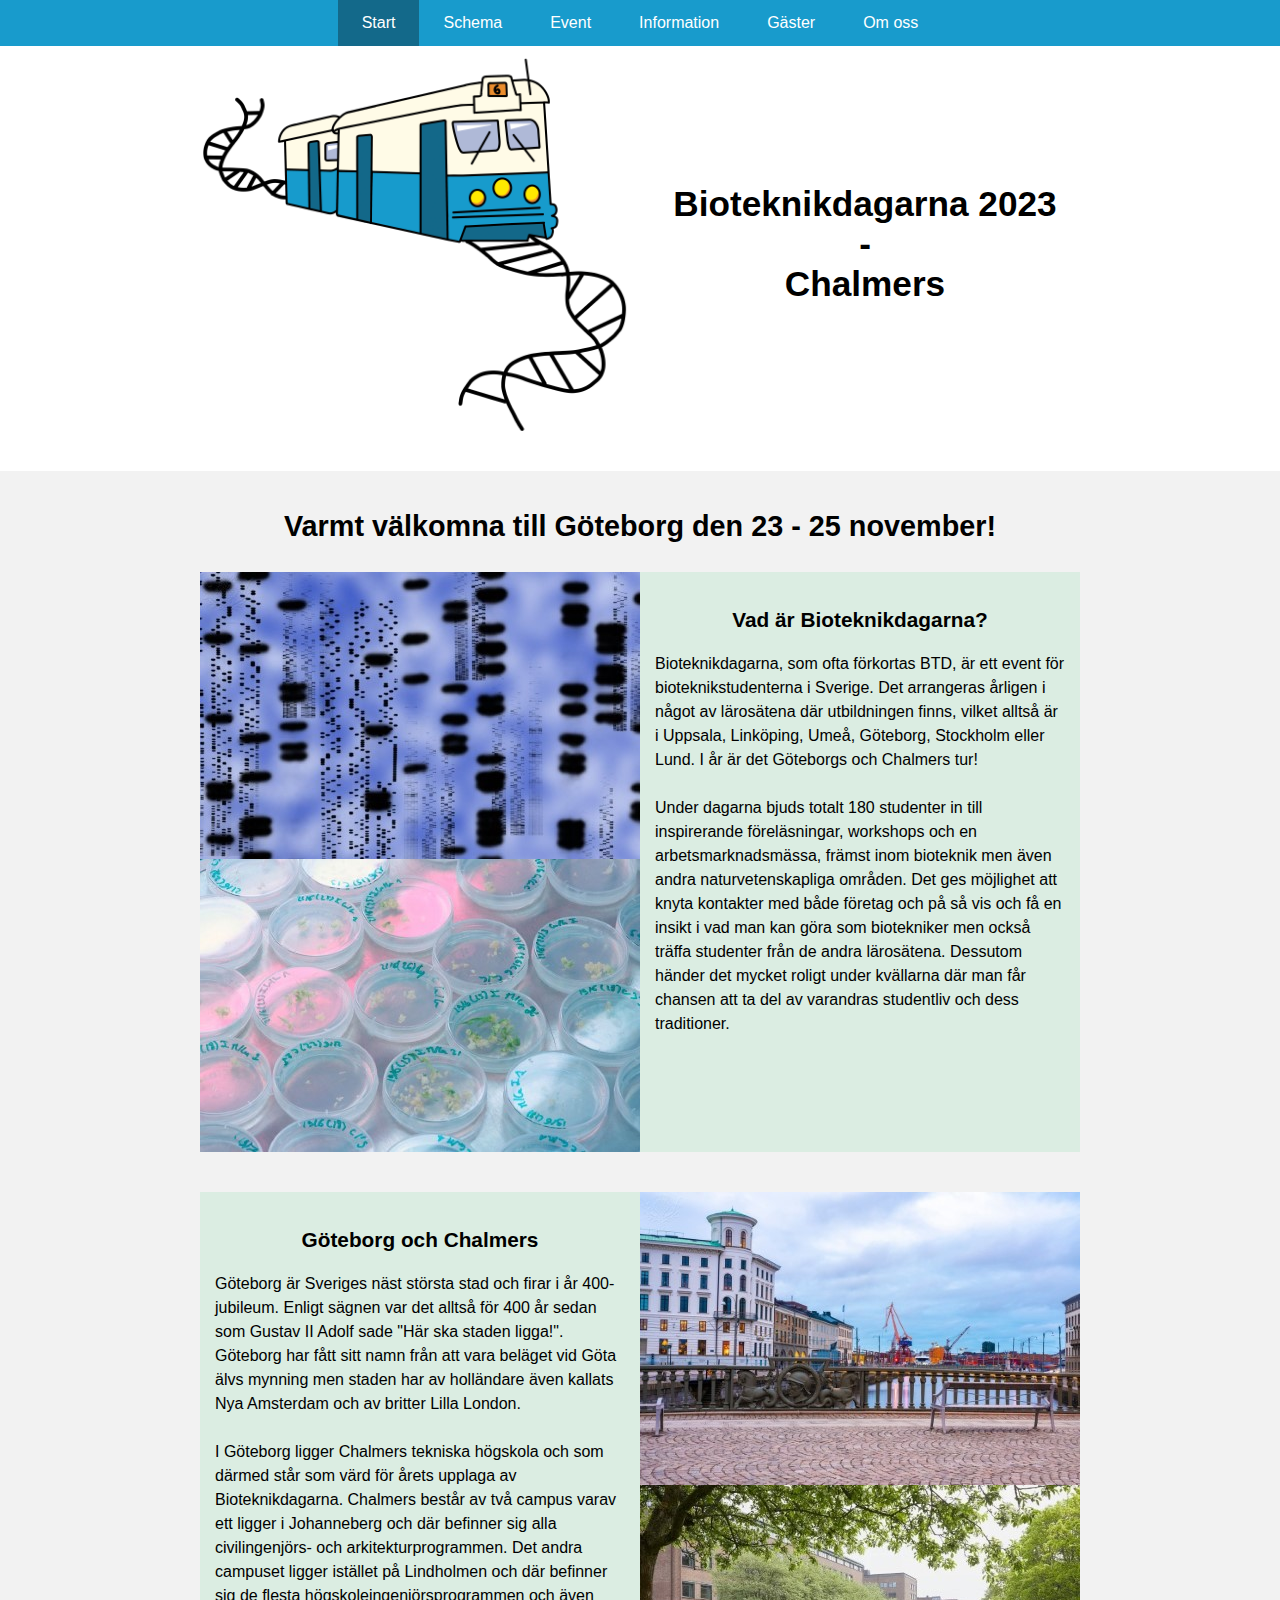
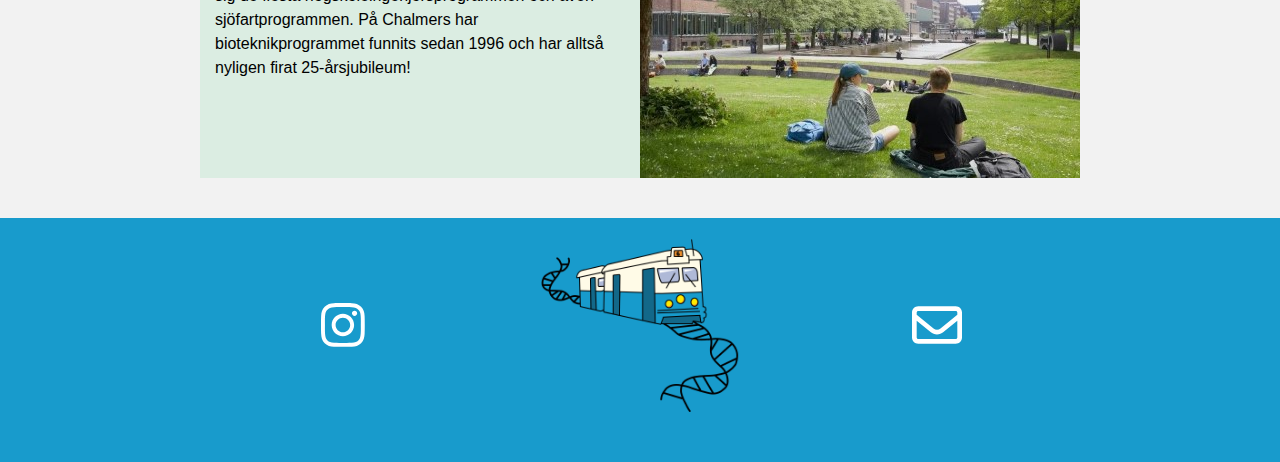
<file: index.html>
<!DOCTYPE html>
<html lang="sv">

<head>
  <meta name="google-site-verification" content="rXVtDybNrRCy7OFAKLeD8ypsx6I7Bvc16F-xbJvepEY" />
  <meta charset="UTF-8">
  <meta http-equiv="X-UA-Compatible" content="IE=edge">
  <meta name="viewport" content="width=device-width, initial-scale=1.0">
  <link rel="stylesheet" href="style.css">
  <title>BTD 2023</title>

  <link rel="apple-touch-icon" sizes="180x180" href="apple-touch-icon.png">
  <link rel="icon" type="image/png" sizes="32x32" href="favicon-32x32.png">
  <link rel="icon" type="image/png" sizes="16x16" href="favicon-16x16.png">
  <link rel="manifest" href="site.webmanifest">

</head>


<body>

  <nav>
    <ul>
      <li><a class="selected" href=".">Start</a></li>
      <li><a href="schema.html">Schema</a></li>
      <li><a href="event.html">Event</a></li>
    </ul>
    <ul>
      <li><a href="information.html">Information</a></li>
      <li><a href="gäster.html">Gäster</a></li>
      <li><a href="omoss.html">Om oss</a></li>
    </ul>
  </nav>

  <div class="gigacontainer heading">
    <div class="container">
      <div class="grid">

        <img src="images/BTD_logga.png" alt="Bild på BTD2023-loggan">

        <h1> Bioteknikdagarna 2023 <br> - <br> Chalmers</h1>

      </div>

    </div>
  </div>

  <div class="gigacontainer">
    <div class="container">

      <h2> Varmt välkomna till Göteborg den 23 - 25 november!</h2>

      <div class="box theme">
        <div class="groupimg">
          <img src="images/sequencing.jpg" alt="Bild på sekvensering av DNA">
          <img src="images/agar.jpg" alt="Bild på agarplattor">
        </div>
        <div class="desc">
          <h3>Vad är Bioteknikdagarna?</h3>
          <p>Bioteknikdagarna, som ofta förkortas BTD, är ett event för bioteknikstudenterna i Sverige. Det arrangeras
            årligen i något
            av lärosätena där utbildningen finns, vilket alltså är i
            Uppsala, Linköping, Umeå, Göteborg, Stockholm eller Lund. I år är det Göteborgs och Chalmers tur!
            <br> <br>
            Under dagarna bjuds totalt 180 studenter in till inspirerande föreläsningar, workshops och en
            arbetsmarknadsmässa,
            främst inom bioteknik men även andra naturvetenskapliga områden. Det ges möjlighet att knyta kontakter med
            både företag och på så vis och få en insikt i vad man kan göra som
            biotekniker men också träffa studenter från de andra lärosätena. Dessutom händer det mycket roligt under
            kvällarna där man får chansen att ta
            del av varandras studentliv och dess traditioner.
          </p>
        </div>
      </div>
      <div class="space"></div>

      <div class="box theme">
        <div class="desc">
          <h3>Göteborg och Chalmers</h3>
          <p>
            Göteborg är Sveriges näst största stad och firar i år 400-jubileum. Enligt sägnen var
            det alltså för 400 år sedan som Gustav II Adolf sade "Här ska staden ligga!". Göteborg har fått sitt namn
            från att vara beläget vid Göta älvs mynning men staden har av holländare även
            kallats Nya Amsterdam och av britter Lilla London.

            <br> <br>
            I Göteborg ligger Chalmers tekniska högskola och som därmed står som värd för årets upplaga av
            Bioteknikdagarna. Chalmers består av två campus varav ett ligger i Johanneberg och där befinner sig alla
            civilingenjörs-
            och arkitekturprogrammen.
            Det andra campuset ligger istället på Lindholmen och där befinner sig de flesta högskoleingenjörsprogrammen
            och
            även sjöfartprogrammen. På Chalmers har bioteknikprogrammet funnits sedan 1996 och har alltså nyligen
            firat 25-årsjubileum!
          </p>
        </div>
        <div class="groupimg">
          <img src="images/göteborg.jpg" alt="Bild på Göteborg">
          <img src="images/johanneberg.jpg" alt="Bild på Chalmers i Johanneberg">
        </div>


      </div>

    </div>

  </div>




  <footer>
    <div class="container">
      <div class="gallery-wrapper">

        <a href="https://www.instagram.com/bioteknikdagarna2023" target="_blank">
          <svg xmlns="http://www.w3.org/2000/svg" height="50px"
            viewBox="0 0 448 512"><!--! Font Awesome Free 6.4.0 by @fontawesome - https://fontawesome.com License - https://fontawesome.com/license (Commercial License) Copyright 2023 Fonticons, Inc. -->
            <style>
              svg {
                fill: #fff
              }
            </style>
            <path
              d="M224.1 141c-63.6 0-114.9 51.3-114.9 114.9s51.3 114.9 114.9 114.9S339 319.5 339 255.9 287.7 141 224.1 141zm0 189.6c-41.1 0-74.7-33.5-74.7-74.7s33.5-74.7 74.7-74.7 74.7 33.5 74.7 74.7-33.6 74.7-74.7 74.7zm146.4-194.3c0 14.9-12 26.8-26.8 26.8-14.9 0-26.8-12-26.8-26.8s12-26.8 26.8-26.8 26.8 12 26.8 26.8zm76.1 27.2c-1.7-35.9-9.9-67.7-36.2-93.9-26.2-26.2-58-34.4-93.9-36.2-37-2.1-147.9-2.1-184.9 0-35.8 1.7-67.6 9.9-93.9 36.1s-34.4 58-36.2 93.9c-2.1 37-2.1 147.9 0 184.9 1.7 35.9 9.9 67.7 36.2 93.9s58 34.4 93.9 36.2c37 2.1 147.9 2.1 184.9 0 35.9-1.7 67.7-9.9 93.9-36.2 26.2-26.2 34.4-58 36.2-93.9 2.1-37 2.1-147.8 0-184.8zM398.8 388c-7.8 19.6-22.9 34.7-42.6 42.6-29.5 11.7-99.5 9-132.1 9s-102.7 2.6-132.1-9c-19.6-7.8-34.7-22.9-42.6-42.6-11.7-29.5-9-99.5-9-132.1s-2.6-102.7 9-132.1c7.8-19.6 22.9-34.7 42.6-42.6 29.5-11.7 99.5-9 132.1-9s102.7-2.6 132.1 9c19.6 7.8 34.7 22.9 42.6 42.6 11.7 29.5 9 99.5 9 132.1s2.7 102.7-9 132.1z" />
            a
          </svg>
        </a>

        <img src="images/BTD_logga.png" alt="Bild på BTD-märket 2023">

        <a href="mailto:info@bioteknikdagarna.org" target="_blank">
          <svg xmlns="http://www.w3.org/2000/svg" height="50px"
            viewBox="0 0 512 512"><!--! Font Awesome Free 6.4.0 by @fontawesome - https://fontawesome.com License - https://fontawesome.com/license (Commercial License) Copyright 2023 Fonticons, Inc. -->
            <style>
              svg {
                fill: #fff
              }
            </style>
            <path
              d="M64 112c-8.8 0-16 7.2-16 16v22.1L220.5 291.7c20.7 17 50.4 17 71.1 0L464 150.1V128c0-8.8-7.2-16-16-16H64zM48 212.2V384c0 8.8 7.2 16 16 16H448c8.8 0 16-7.2 16-16V212.2L322 328.8c-38.4 31.5-93.7 31.5-132 0L48 212.2zM0 128C0 92.7 28.7 64 64 64H448c35.3 0 64 28.7 64 64V384c0 35.3-28.7 64-64 64H64c-35.3 0-64-28.7-64-64V128z" />
          </svg>
        </a>

      </div>
    </div>
  </footer>



</body>

</html>
</file>
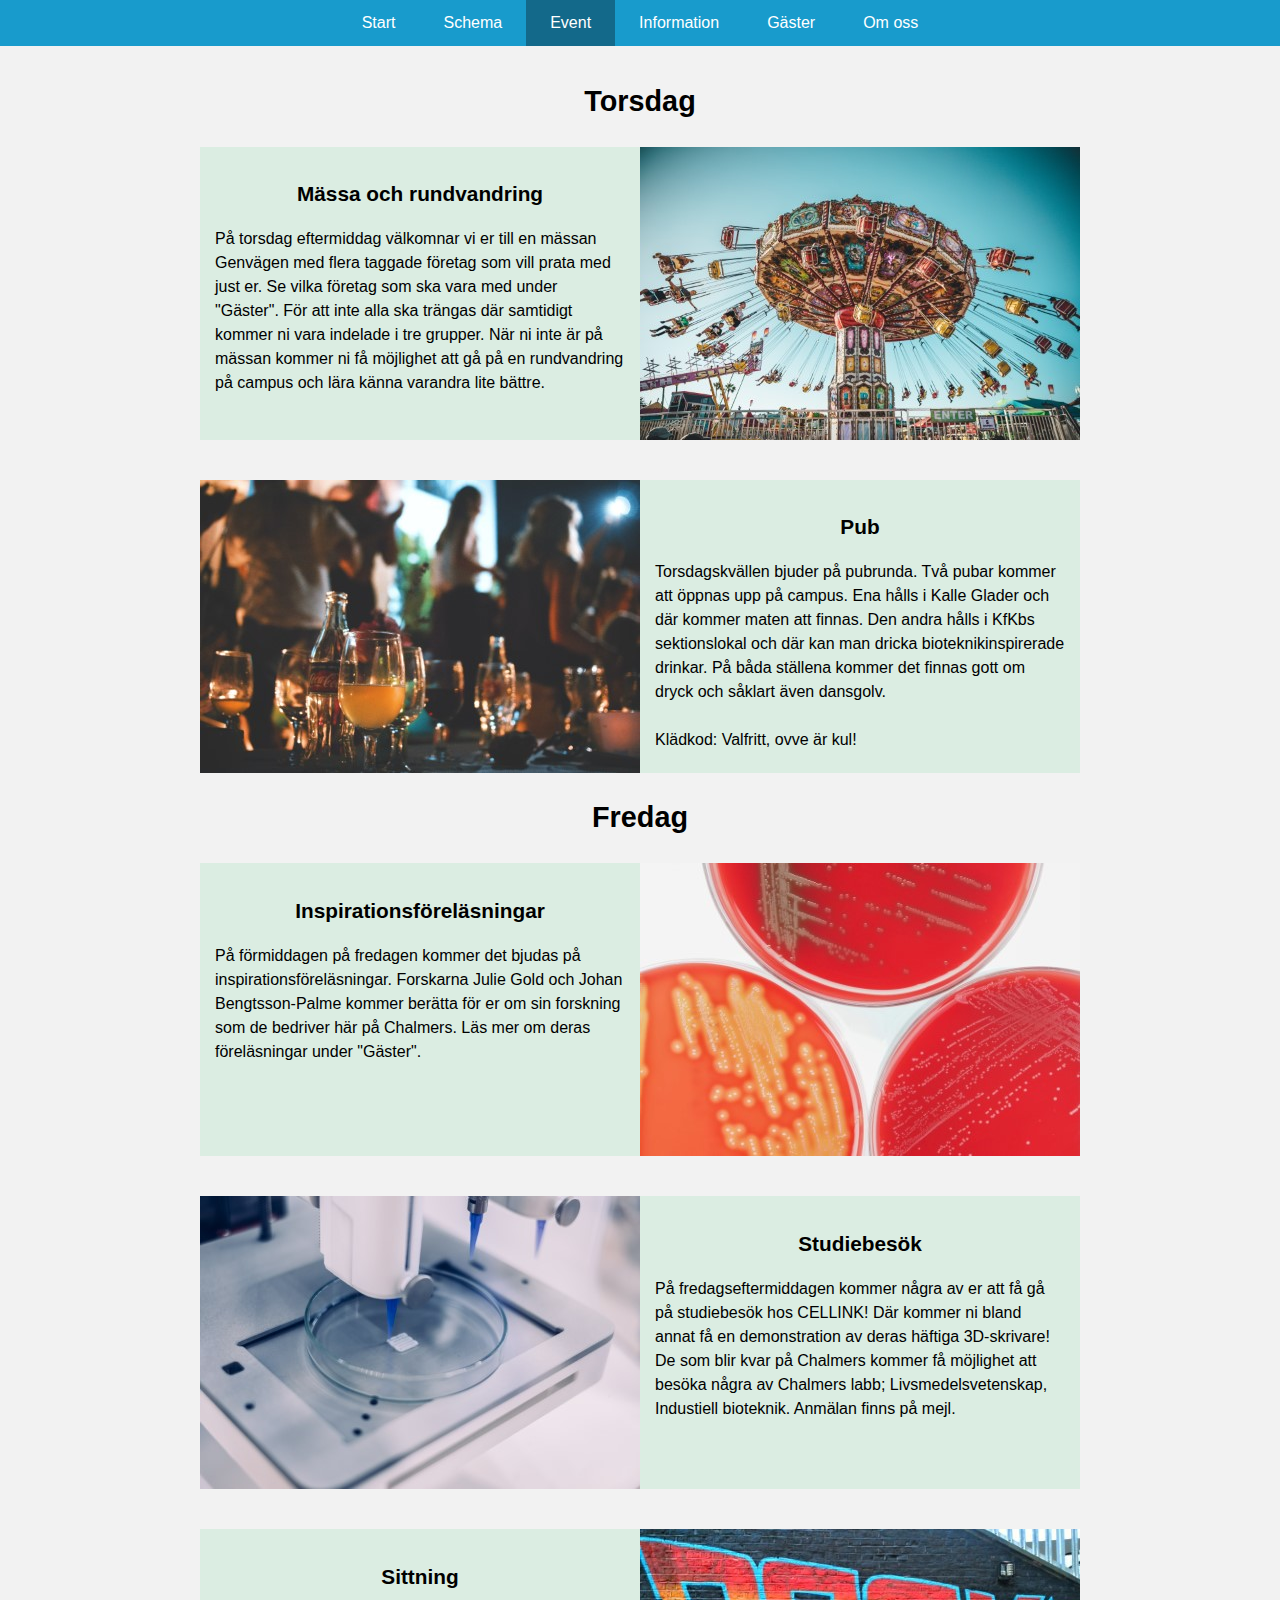
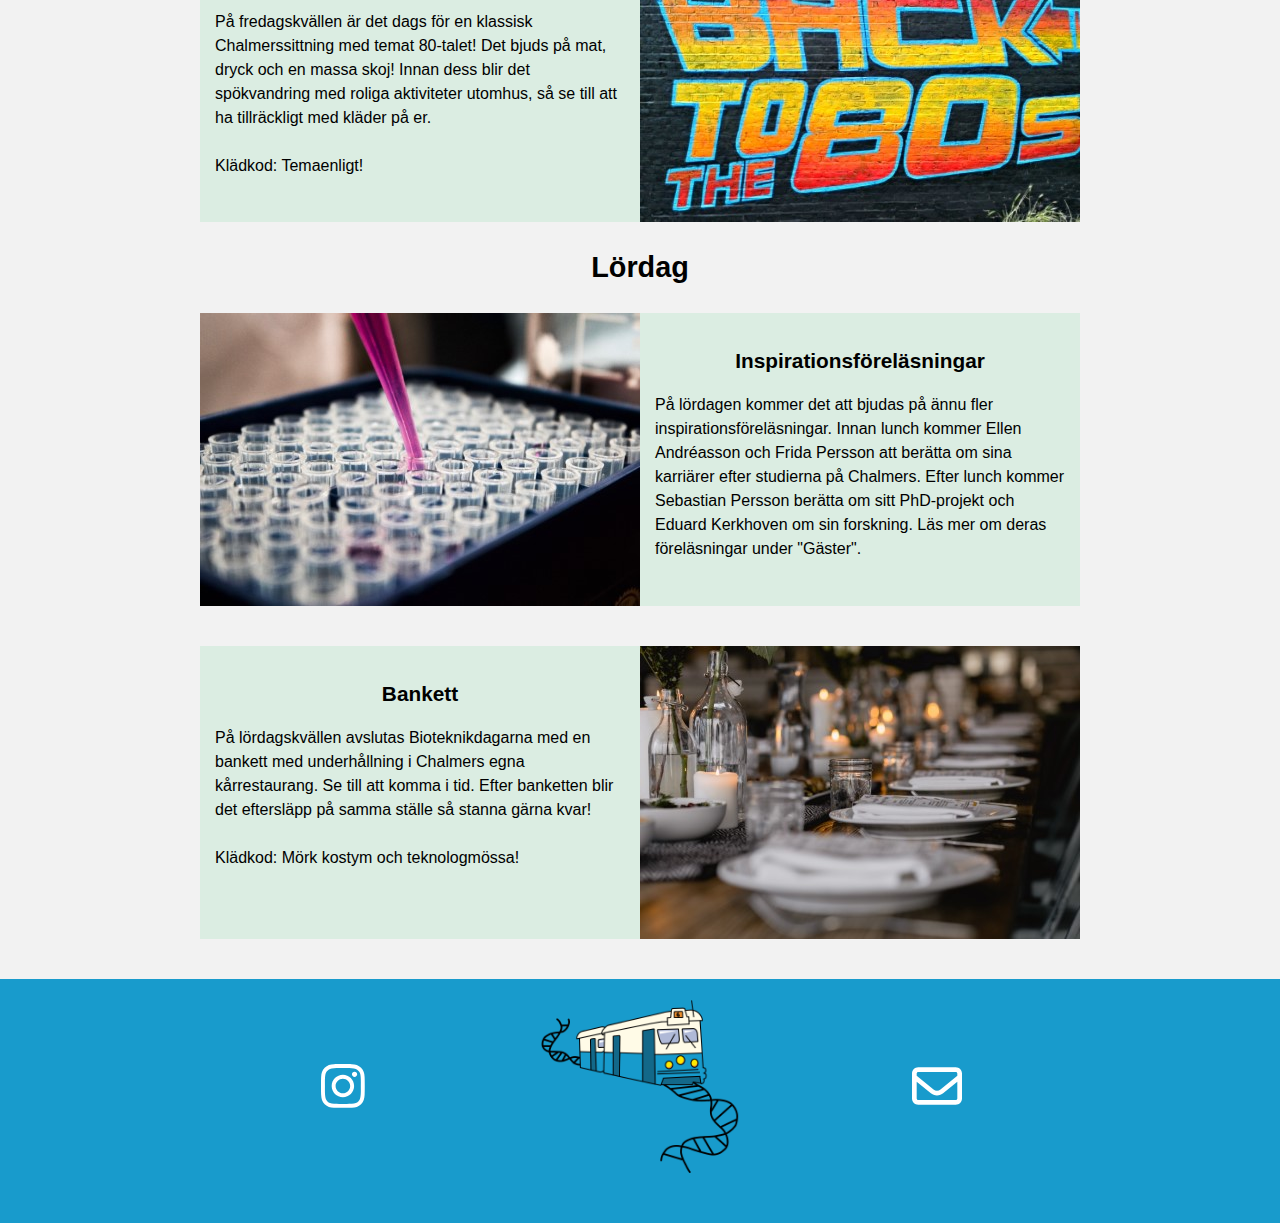
<file: event.html>
<!DOCTYPE html>
<html lang="sv">

<head>
  <meta charset="UTF-8">
  <meta http-equiv="X-UA-Compatible" content="IE=edge">
  <meta name="viewport" content="width=device-width, initial-scale=1.0">
  <link rel="stylesheet" href="style.css">
  <title>Event - BTD 2023</title>

  <link rel="apple-touch-icon" sizes="180x180" href="apple-touch-icon.png">
  <link rel="icon" type="image/png" sizes="32x32" href="favicon-32x32.png">
  <link rel="icon" type="image/png" sizes="16x16" href="favicon-16x16.png">
  <link rel="manifest" href="site.webmanifest">
</head>

<body>


  <nav>
    <ul>
      <li><a href=".">Start</a></li>
      <li><a href="schema.html">Schema</a></li>
      <li><a class="selected" href="event.html">
          <h1>Event</h1>
        </a></li>
      <li><a href="information.html">Information</a></li>
      <li><a href="gäster.html">Gäster</a></li>
      <li><a href="omoss.html">Om oss</a></li>
    </ul>
  </nav>

  <div class="gigacontainer">
    <div class="container">


      <h2>Torsdag</h2>

      <div class="box theme">
        <div class="desc">
          <h3>Mässa och rundvandring</h3>
          <p>På torsdag eftermiddag välkomnar vi er till en mässan Genvägen med flera taggade företag som vill prata med
            just er.
            Se vilka företag som ska vara med under "Gäster".
            För att inte alla ska trängas där samtidigt kommer ni vara indelade i tre grupper. När ni inte är på mässan
            kommer ni få möjlighet att gå på en rundvandring på campus och lära känna varandra lite bättre.
          </p>
        </div>
        <img src="images/karusell.jpg" alt="Bild på en slänggunga">
      </div>
      <div class="space"></div>

      <div class="box theme">
        <img src="images/pubrunda.jpg" alt="Bild på glas i nattmiljö">
        <div class="desc">
          <h3>Pub</h3>
          <p> Torsdagskvällen bjuder på pubrunda. Två pubar kommer att öppnas upp på campus. Ena hålls i Kalle Glader
            och där kommer maten att finnas. Den andra hålls i KfKbs sektionslokal och där kan man dricka
            bioteknikinspirerade drinkar.
            På båda ställena kommer det finnas gott om dryck och såklart även dansgolv.
            <br> <br>
            Klädkod: Valfritt, ovve är kul!
          </p>
        </div>

      </div>

      <h2> Fredag </h2>

      <div class="box theme">
        <div class="desc">
          <h3>Inspirationsföreläsningar</h3>
          <p>På förmiddagen på fredagen kommer det bjudas på inspirationsföreläsningar. Forskarna Julie Gold och Johan
            Bengtsson-Palme kommer berätta för er om sin forskning som de bedriver här på Chalmers. Läs mer om
            deras föreläsningar under "Gäster".</p>
        </div>
        <img src="images/microbiology.jpg" alt="Bild på agarplattor med bakterieodlingar">
      </div>
      <div class="space"></div>

      <div class="box theme">
        <img src="images/Bioprinting.jpg" alt="Bild på en bioskrivare">
        <div class="desc">
          <h3>Studiebesök</h3>
          <p> På fredagseftermiddagen kommer några av er att få gå på studiebesök hos CELLINK! Där kommer ni bland annat
            få en demonstration av
            deras häftiga 3D-skrivare! De som blir kvar på Chalmers kommer få möjlighet att besöka några av Chalmers
            labb; Livsmedelsvetenskap, Industiell bioteknik. Anmälan finns på mejl. </p>
        </div>
      </div>
      <div class="space"></div>


      <div class="box theme">

        <div class="desc">
          <h3>Sittning</h3>
          <p> På fredagskvällen är det dags för en klassisk Chalmerssittning med temat 80-talet! Det bjuds på mat, dryck
            och en massa skoj! Innan dess blir det spökvandring med roliga aktiviteter utomhus, så se till att ha
            tillräckligt med kläder på er.
            <br> <br>
            Klädkod: Temaenligt!
          </p>
        </div>
        <img src="images/80s.jpg" alt="Bild på graffiti">

      </div>


      <h2> Lördag </h2>

      <div class="box theme">
        <img src="images/laboratory.jpg" alt="Bild på pipettering i provrör">

        <div class="desc">
          <h3>Inspirationsföreläsningar</h3>
          <p>På lördagen kommer det att bjudas på ännu fler inspirationsföreläsningar. Innan lunch kommer Ellen
            Andréasson och Frida Persson att berätta om sina karriärer efter studierna på Chalmers. Efter lunch kommer
            Sebastian Persson berätta om sitt PhD-projekt och Eduard Kerkhoven om sin forskning. Läs mer om
            deras föreläsningar under "Gäster". </p>
        </div>

      </div>
      <div class="space"></div>

      <div class="box theme">

        <div class="desc">
          <h3>Bankett</h3>
          <p> På lördagskvällen avslutas Bioteknikdagarna med en bankett med underhållning i Chalmers egna
            kårrestaurang. Se till att
            komma i tid. Efter banketten blir det eftersläpp på samma ställe så stanna
            gärna kvar!
            <br> <br>
            Klädkod: Mörk kostym och teknologmössa!
          </p>
        </div>
        <img src="images/finsittning.jpg" alt="Bild på ett fint dukat bord">

      </div>

    </div>
  </div>

  <footer>
    <div class="container">
      <div class="gallery-wrapper">

        <a href="https://www.instagram.com/bioteknikdagarna2023" target="_blank">
          <svg xmlns="http://www.w3.org/2000/svg" height="50px"
            viewBox="0 0 448 512"><!--! Font Awesome Free 6.4.0 by @fontawesome - https://fontawesome.com License - https://fontawesome.com/license (Commercial License) Copyright 2023 Fonticons, Inc. -->
            <style>
              svg {
                fill: #fff
              }
            </style>
            <path
              d="M224.1 141c-63.6 0-114.9 51.3-114.9 114.9s51.3 114.9 114.9 114.9S339 319.5 339 255.9 287.7 141 224.1 141zm0 189.6c-41.1 0-74.7-33.5-74.7-74.7s33.5-74.7 74.7-74.7 74.7 33.5 74.7 74.7-33.6 74.7-74.7 74.7zm146.4-194.3c0 14.9-12 26.8-26.8 26.8-14.9 0-26.8-12-26.8-26.8s12-26.8 26.8-26.8 26.8 12 26.8 26.8zm76.1 27.2c-1.7-35.9-9.9-67.7-36.2-93.9-26.2-26.2-58-34.4-93.9-36.2-37-2.1-147.9-2.1-184.9 0-35.8 1.7-67.6 9.9-93.9 36.1s-34.4 58-36.2 93.9c-2.1 37-2.1 147.9 0 184.9 1.7 35.9 9.9 67.7 36.2 93.9s58 34.4 93.9 36.2c37 2.1 147.9 2.1 184.9 0 35.9-1.7 67.7-9.9 93.9-36.2 26.2-26.2 34.4-58 36.2-93.9 2.1-37 2.1-147.8 0-184.8zM398.8 388c-7.8 19.6-22.9 34.7-42.6 42.6-29.5 11.7-99.5 9-132.1 9s-102.7 2.6-132.1-9c-19.6-7.8-34.7-22.9-42.6-42.6-11.7-29.5-9-99.5-9-132.1s-2.6-102.7 9-132.1c7.8-19.6 22.9-34.7 42.6-42.6 29.5-11.7 99.5-9 132.1-9s102.7-2.6 132.1 9c19.6 7.8 34.7 22.9 42.6 42.6 11.7 29.5 9 99.5 9 132.1s2.7 102.7-9 132.1z" />
            a
          </svg>
        </a>

        <img src="images/BTD_logga.png" alt="Bild på BTD-märket 2023">

        <a href="mailto:info@bioteknikdagarna.org" target="_blank">
          <svg xmlns="http://www.w3.org/2000/svg" height="50px"
            viewBox="0 0 512 512"><!--! Font Awesome Free 6.4.0 by @fontawesome - https://fontawesome.com License - https://fontawesome.com/license (Commercial License) Copyright 2023 Fonticons, Inc. -->
            <style>
              svg {
                fill: #fff
              }
            </style>
            <path
              d="M64 112c-8.8 0-16 7.2-16 16v22.1L220.5 291.7c20.7 17 50.4 17 71.1 0L464 150.1V128c0-8.8-7.2-16-16-16H64zM48 212.2V384c0 8.8 7.2 16 16 16H448c8.8 0 16-7.2 16-16V212.2L322 328.8c-38.4 31.5-93.7 31.5-132 0L48 212.2zM0 128C0 92.7 28.7 64 64 64H448c35.3 0 64 28.7 64 64V384c0 35.3-28.7 64-64 64H64c-35.3 0-64-28.7-64-64V128z" />
          </svg>
        </a>

      </div>
    </div>
  </footer>

</body>

</html>
</file>
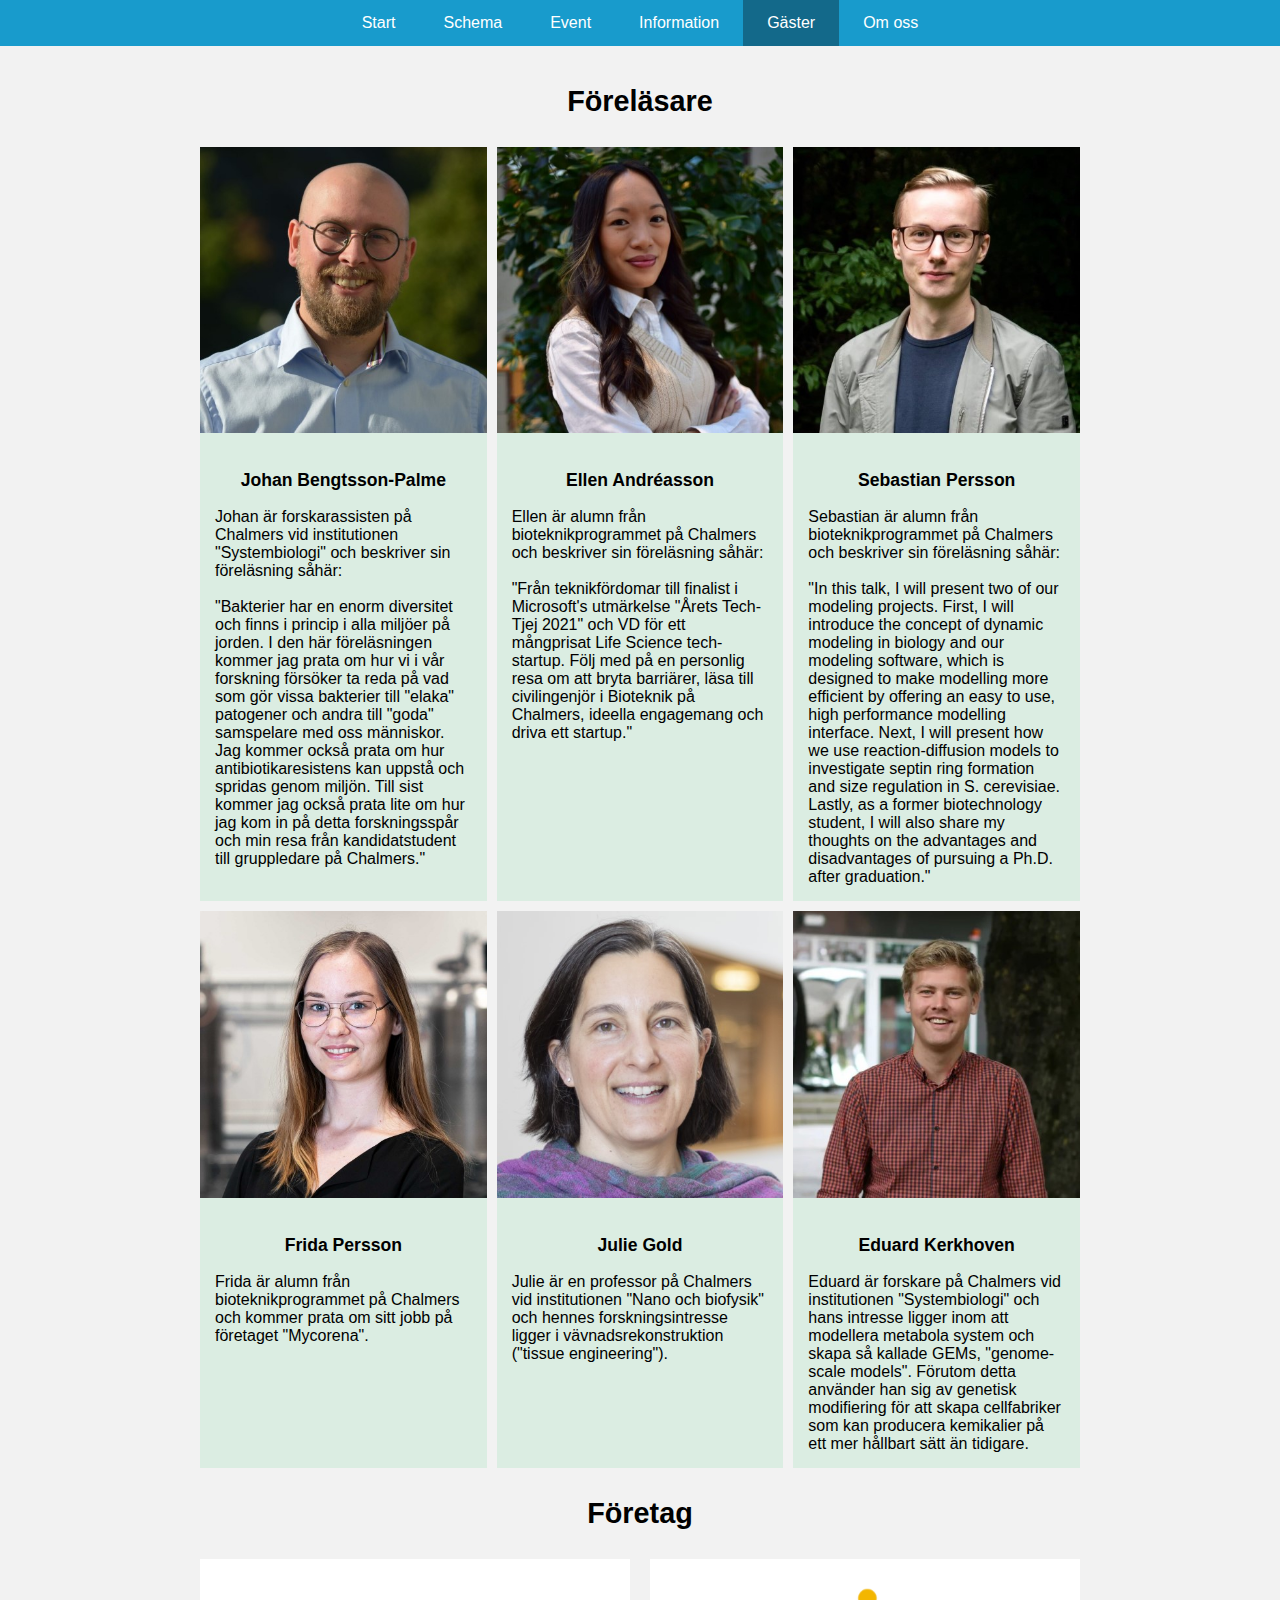
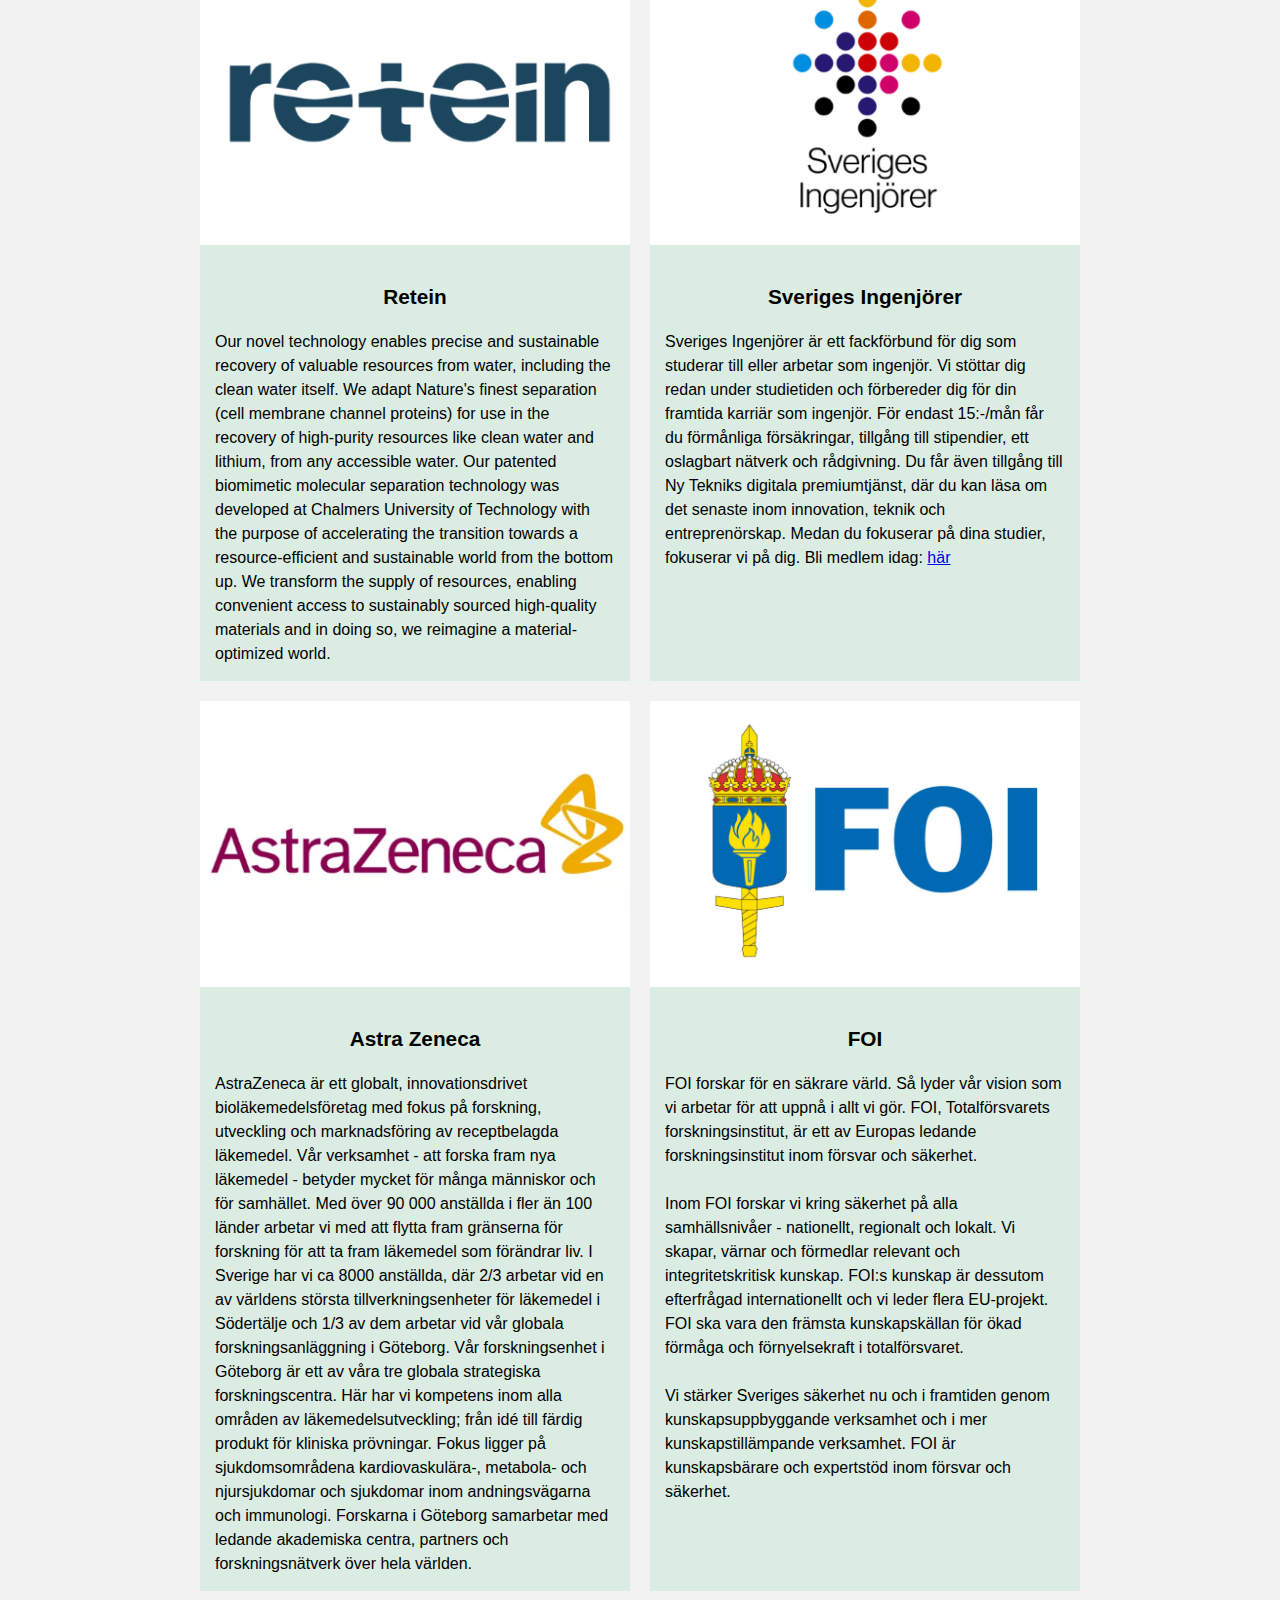
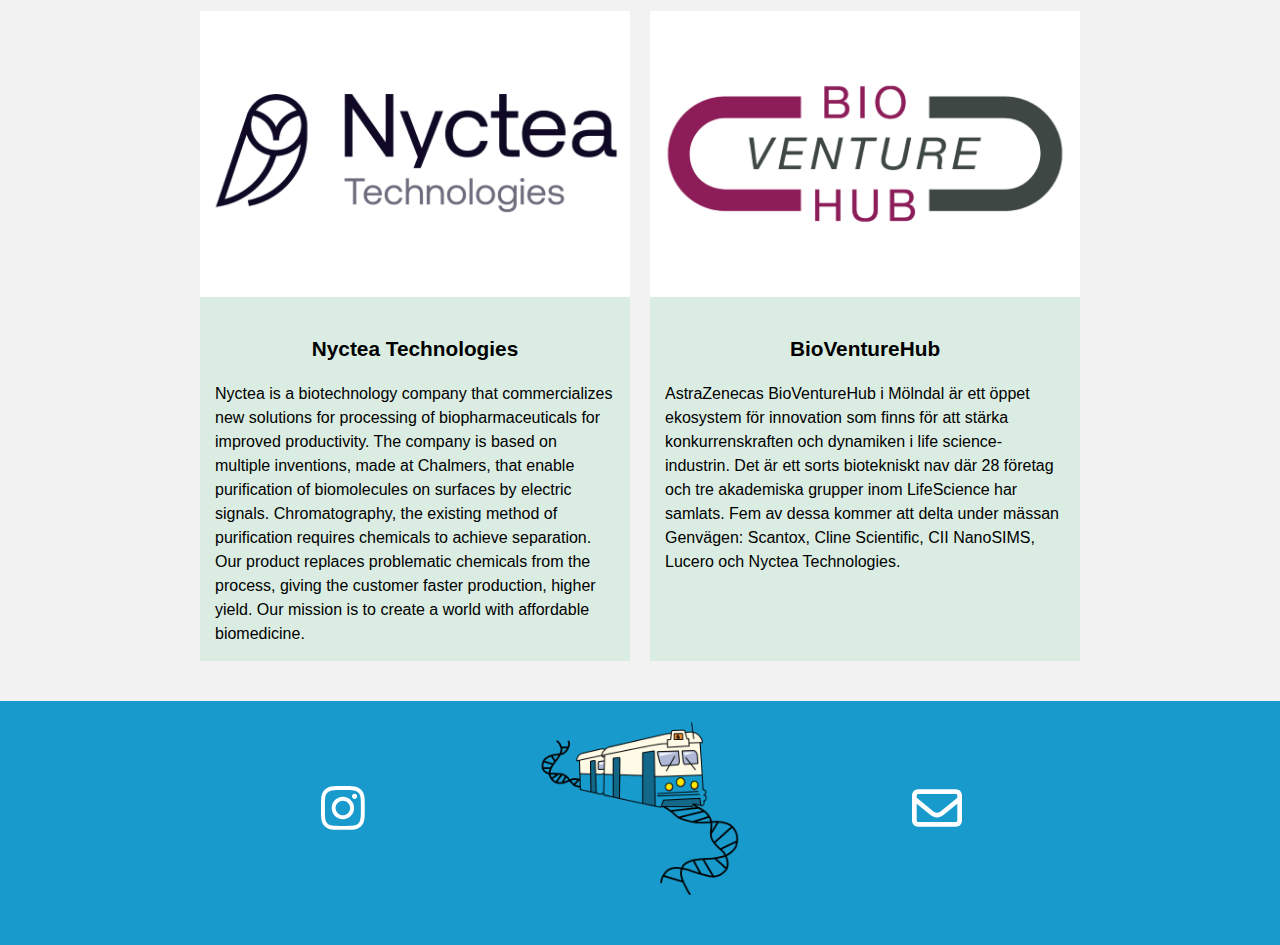
<file: gäster.html>
<!DOCTYPE html>
<html lang="sv">

<head>
  <meta charset="UTF-8">
  <meta http-equiv="X-UA-Compatible" content="IE=edge">
  <meta name="viewport" content="width=device-width, initial-scale=1.0">
  <link rel="stylesheet" href="style.css">
  <title>Gäster - BTD 2023</title>

  <link rel="apple-touch-icon" sizes="180x180" href="apple-touch-icon.png">
  <link rel="icon" type="image/png" sizes="32x32" href="favicon-32x32.png">
  <link rel="icon" type="image/png" sizes="16x16" href="favicon-16x16.png">
  <link rel="manifest" href="site.webmanifest">
</head>

<body>

  <nav>
    <ul>
      <li><a href=".">Start</a></li>
      <li><a href="schema.html">Schema</a></li>
      <li><a href="event.html">Event</a></li>
      <li><a href="information.html">Information</a></li>
      <li><a class="selected" href="gäster.html">
          <h1>Gäster</h1>
        </a></li>
      <li><a href="omoss.html">Om oss</a></li>
    </ul>
  </nav>

  <div class="gigacontainer">

    <div class="container">

      <h2>Föreläsare</h2>

      <div class="gallery-wrapper2">

        <div class="gallery theme">
          <img src="images/johanbengtssonpalme.jpeg" alt="Bild på Johan Bengtsson-Palme" width="600" height="400">
          <div class="desc">
            <h4>Johan Bengtsson-Palme</h4>
            <!-- Johan är forskarassisten på Chalmers vid institutionen Systembiologi och forskar mestadels på mikrobiologi
            och
            mikrobiell ekologi, däribland
            antibiotikaresistens. Han kommer prata om hur han i sin forskning försöker ta reda på vad som gör vissa
            bakterier till "elaka"
            patogener och andra till "goda" samspelare med oss människor. -->

            Johan är forskarassisten på Chalmers vid institutionen "Systembiologi" och beskriver sin föreläsning såhär:
            <br><br>
            "Bakterier har en enorm diversitet och finns i princip i alla miljöer på jorden. I den här föreläsningen
            kommer jag prata om hur vi i vår forskning försöker ta reda på vad som gör vissa bakterier till "elaka"
            patogener och andra till "goda" samspelare med oss människor. Jag kommer också prata om hur
            antibiotikaresistens kan uppstå och spridas genom miljön. Till sist kommer jag också prata lite om hur jag
            kom in på detta forskningsspår och min resa från kandidatstudent till gruppledare på Chalmers."
          </div>
        </div>

        <div class="gallery theme">
          <img src="images/EllenAndreasson2.jpg" alt="Bild på Ellen Andréassion" width="600" height="400">
          <div class="desc">
            <h4>Ellen Andréasson</h4>
            <!-- Från teknikfördomar till finalist i Microsoft's utmärkelse "Årets Tech-Tjej 2021" och VD för ett mångprisat
            Life Science tech-startup.
            Följ med på en personlig resa om att bryta barriärer, läsa till civilingenjör i Bioteknik på Chalmers,
            ideella engagemang och driva ett startup. -->

            Ellen är alumn från bioteknikprogrammet på Chalmers och beskriver sin föreläsning såhär:
            <br><br>
            "Från teknikfördomar till finalist i Microsoft's utmärkelse "Årets Tech-Tjej 2021" och VD för ett mångprisat
            Life Science tech-startup.
            Följ med på en personlig resa om att bryta barriärer, läsa till civilingenjör i Bioteknik på Chalmers,
            ideella engagemang och driva ett startup."
          </div>
        </div>

        <div class="gallery theme">
          <img src="images/SP_image.jpg" alt="Bild på Sebastian Persson" width="600" height="400">
          <div class="desc">
            <h4>Sebastian Persson</h4>
            Sebastian är alumn från bioteknikprogrammet på Chalmers och beskriver sin
            föreläsning såhär:
            <br> <br>
            "In this talk, I will present two of our modeling projects. First, I will introduce the concept of dynamic
            modeling in biology and our modeling software, which is designed to make modelling more efficient by
            offering an easy to use, high performance modelling interface. Next, I will present how we use
            reaction-diffusion models to investigate septin ring formation and size regulation in S. cerevisiae. Lastly,
            as a former biotechnology student, I will also share my thoughts on the advantages and disadvantages of
            pursuing a Ph.D. after graduation."
          </div>
        </div>

        <div class="gallery theme">
          <img src="images/Alumn Frida Persson.jpg" alt="Bild på Frida Persson" width="600" height="400">
          <div class="desc">
            <h4>Frida Persson</h4>
            Frida är alumn från bioteknikprogrammet på Chalmers och kommer prata om sitt jobb på företaget "Mycorena".
          </div>
        </div>


        <div class="gallery theme">
          <img src="images/juliegold2.jpg" alt="Bild på Julie Gold" width="600" height="400">
          <div class="desc">
            <h4>Julie Gold</h4>
            Julie är en professor på Chalmers vid institutionen "Nano och biofysik" och hennes forskningsintresse ligger
            i vävnadsrekonstruktion ("tissue engineering").
          </div>
        </div>

        <div class="gallery theme">
          <img src="images/EduardKerkhoven.jpg" alt="Bild på Eduard Kerkhoven" width="600" height="400">
          <div class="desc">
            <h4>Eduard Kerkhoven</h4>
            Eduard är forskare på Chalmers vid institutionen "Systembiologi" och hans intresse ligger inom att modellera
            metabola
            system och skapa så kallade GEMs, "genome-scale models". Förutom detta använder han sig av genetisk
            modifiering för att skapa cellfabriker som kan producera kemikalier på ett mer hållbart sätt än tidigare.
          </div>
        </div>


      </div>

      <h2> Företag </h2>
      <div class="grid">

        <div class="gallery theme">
          <img src="images/retein.png" alt="Bild på Reteins logga">
          <div class="desc">
            <h3>Retein</h3>
            <p> Our novel technology enables precise and sustainable recovery of valuable resources from water,
              including the clean water itself. We adapt Nature's finest separation (cell membrane channel proteins) for
              use in the recovery of high-purity resources like clean water and lithium, from any accessible water. Our
              patented biomimetic molecular separation technology was developed at Chalmers University of Technology
              with the purpose of accelerating the transition towards a resource-efficient and sustainable world from
              the bottom up. We transform the supply of resources, enabling convenient access to sustainably sourced
              high-quality materials and in doing so, we reimagine a material-optimized world.</p>
          </div>
        </div>

        <div class="gallery theme">
          <img src="images/SI.png" alt="Bild på Sveriges Ingenjörers logga">
          <div class="desc">
            <h3>Sveriges Ingenjörer</h3>
            <p> Sveriges Ingenjörer är ett fackförbund för dig som studerar till eller arbetar som ingenjör. Vi stöttar
              dig redan under studietiden och förbereder dig för din framtida karriär som ingenjör.
              För endast 15:-/mån får du förmånliga försäkringar, tillgång till stipendier, ett oslagbart nätverk och
              rådgivning. Du får även tillgång till Ny Tekniks digitala premiumtjänst, där du kan läsa om det senaste
              inom innovation, teknik och entreprenörskap.
              Medan du fokuserar på dina studier, fokuserar vi på dig. Bli medlem idag: <a
                href="https://www.sverigesingenjorer.se/medlemskap/" target="_blank">här</a>
            </p>
          </div>
        </div>

        <div class="gallery theme">
          <img src="images/astra.png" alt="Bild på Astra Zenecas logga">
          <div class="desc">
            <h3>Astra Zeneca</h3>
            <p> AstraZeneca är ett globalt, innovationsdrivet bioläkemedelsföretag med fokus på forskning, utveckling
              och marknadsföring av receptbelagda läkemedel. Vår verksamhet - att forska fram nya läkemedel - betyder
              mycket för många människor och för samhället. Med över 90 000 anställda i fler än 100 länder arbetar vi
              med att flytta fram gränserna för forskning för att ta fram läkemedel som förändrar liv. I Sverige har vi
              ca 8000 anställda, där 2/3 arbetar vid en av världens största tillverkningsenheter för läkemedel i
              Södertälje och 1/3 av dem arbetar vid vår globala forskningsanläggning i Göteborg. Vår forskningsenhet i
              Göteborg är ett av våra tre globala strategiska forskningscentra. Här har vi kompetens inom alla områden
              av läkemedelsutveckling; från idé till färdig produkt för kliniska prövningar. Fokus ligger på
              sjukdomsområdena kardiovaskulära-, metabola- och njursjukdomar och sjukdomar inom andningsvägarna och
              immunologi. Forskarna i Göteborg samarbetar med ledande akademiska centra, partners och forskningsnätverk
              över hela världen.</p>
          </div>
        </div>


        <div class="gallery theme">
          <img src="images/foi.png" alt="Bild på FOIs logga">
          <div class="desc">
            <h3>FOI</h3>
            <p>FOI forskar för en säkrare värld. Så lyder vår vision som vi arbetar för att uppnå i allt vi gör. FOI,
              Totalförsvarets forskningsinstitut, är ett av Europas ledande forskningsinstitut inom försvar och
              säkerhet.
              <br><br>
              Inom FOI forskar vi kring säkerhet på alla samhällsnivåer - nationellt, regionalt och lokalt. Vi skapar,
              värnar och förmedlar relevant och integritetskritisk kunskap. FOI:s kunskap är dessutom efterfrågad
              internationellt och vi leder flera EU-projekt. FOI ska vara den främsta kunskapskällan för ökad förmåga
              och förnyelsekraft i totalförsvaret.
              <br><br>
              Vi stärker Sveriges säkerhet nu och i framtiden genom kunskapsuppbyggande verksamhet och i mer
              kunskapstillämpande verksamhet. FOI är kunskapsbärare och expertstöd inom försvar och säkerhet.
            </p>
          </div>
        </div>

        <div class="gallery theme">
          <img src="images/nyctea.png" alt="Bild på Nyctea Technologies logga">
          <div class="desc">
            <h3>Nyctea Technologies</h3>
            <p>Nyctea is a biotechnology company that commercializes new solutions for processing of biopharmaceuticals
              for improved productivity. The company is based on multiple inventions, made at Chalmers, that enable
              purification of biomolecules on surfaces by electric signals. Chromatography, the existing method of
              purification requires chemicals to achieve separation. Our product replaces problematic chemicals from the
              process, giving the customer faster production, higher yield. Our mission is to create a world with
              affordable biomedicine.
            </p>
          </div>
        </div>

        <div class="gallery theme">
          <img src="images/biohub.png" alt="Bild på BioVentureHub">
          <div class="desc">
            <h3>BioVentureHub</h3>
            <p>
              AstraZenecas BioVentureHub i Mölndal är ett öppet ekosystem för innovation som finns för att stärka
              konkurrenskraften och dynamiken i life science-industrin. Det är ett sorts biotekniskt nav där 28 företag
              och tre akademiska grupper inom LifeScience har samlats. Fem av dessa kommer att delta under mässan Genvägen:
              Scantox, Cline Scientific, CII NanoSIMS, Lucero och Nyctea Technologies.
            </p>
          </div>
        </div>



      </div>

    </div>

  </div>

  <footer>
    <div class="container">
      <div class="gallery-wrapper">

        <a href="https://www.instagram.com/bioteknikdagarna2023" target="_blank">
          <svg xmlns="http://www.w3.org/2000/svg" height="50px"
            viewBox="0 0 448 512"><!--! Font Awesome Free 6.4.0 by @fontawesome - https://fontawesome.com License - https://fontawesome.com/license (Commercial License) Copyright 2023 Fonticons, Inc. -->
            <style>
              svg {
                fill: #fff
              }
            </style>
            <path
              d="M224.1 141c-63.6 0-114.9 51.3-114.9 114.9s51.3 114.9 114.9 114.9S339 319.5 339 255.9 287.7 141 224.1 141zm0 189.6c-41.1 0-74.7-33.5-74.7-74.7s33.5-74.7 74.7-74.7 74.7 33.5 74.7 74.7-33.6 74.7-74.7 74.7zm146.4-194.3c0 14.9-12 26.8-26.8 26.8-14.9 0-26.8-12-26.8-26.8s12-26.8 26.8-26.8 26.8 12 26.8 26.8zm76.1 27.2c-1.7-35.9-9.9-67.7-36.2-93.9-26.2-26.2-58-34.4-93.9-36.2-37-2.1-147.9-2.1-184.9 0-35.8 1.7-67.6 9.9-93.9 36.1s-34.4 58-36.2 93.9c-2.1 37-2.1 147.9 0 184.9 1.7 35.9 9.9 67.7 36.2 93.9s58 34.4 93.9 36.2c37 2.1 147.9 2.1 184.9 0 35.9-1.7 67.7-9.9 93.9-36.2 26.2-26.2 34.4-58 36.2-93.9 2.1-37 2.1-147.8 0-184.8zM398.8 388c-7.8 19.6-22.9 34.7-42.6 42.6-29.5 11.7-99.5 9-132.1 9s-102.7 2.6-132.1-9c-19.6-7.8-34.7-22.9-42.6-42.6-11.7-29.5-9-99.5-9-132.1s-2.6-102.7 9-132.1c7.8-19.6 22.9-34.7 42.6-42.6 29.5-11.7 99.5-9 132.1-9s102.7-2.6 132.1 9c19.6 7.8 34.7 22.9 42.6 42.6 11.7 29.5 9 99.5 9 132.1s2.7 102.7-9 132.1z" />
            a
          </svg>
        </a>

        <img src="images/BTD_logga.png" alt="Bild på BTD-märket 2023">

        <a href="mailto:info@bioteknikdagarna.org" target="_blank">
          <svg xmlns="http://www.w3.org/2000/svg" height="50px"
            viewBox="0 0 512 512"><!--! Font Awesome Free 6.4.0 by @fontawesome - https://fontawesome.com License - https://fontawesome.com/license (Commercial License) Copyright 2023 Fonticons, Inc. -->
            <style>
              svg {
                fill: #fff
              }
            </style>
            <path
              d="M64 112c-8.8 0-16 7.2-16 16v22.1L220.5 291.7c20.7 17 50.4 17 71.1 0L464 150.1V128c0-8.8-7.2-16-16-16H64zM48 212.2V384c0 8.8 7.2 16 16 16H448c8.8 0 16-7.2 16-16V212.2L322 328.8c-38.4 31.5-93.7 31.5-132 0L48 212.2zM0 128C0 92.7 28.7 64 64 64H448c35.3 0 64 28.7 64 64V384c0 35.3-28.7 64-64 64H64c-35.3 0-64-28.7-64-64V128z" />
          </svg>
        </a>

      </div>
    </div>
  </footer>

</body>

</html>
</file>
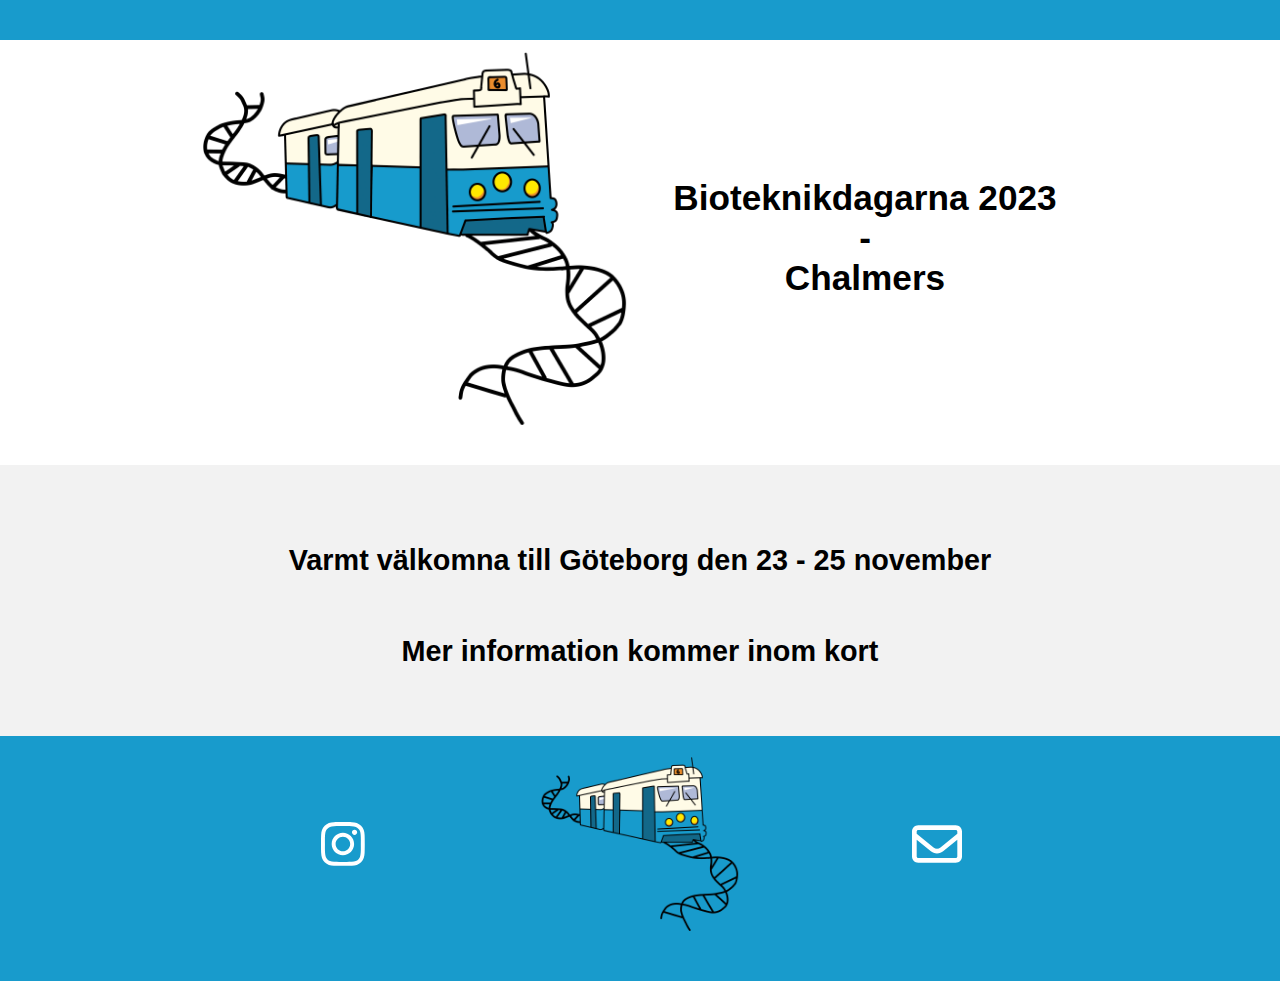
<file: index2.html>
<!DOCTYPE html>
<html lang="sv">

<head>
  <meta charset="UTF-8">
  <meta http-equiv="X-UA-Compatible" content="IE=edge">
  <meta name="viewport" content="width=device-width, initial-scale=1.0">
  <link rel="stylesheet" href="style.css">
  <title>BTD 2023</title>

  <link rel="apple-touch-icon" sizes="180x180" href="apple-touch-icon.png">
  <link rel="icon" type="image/png" sizes="32x32" href="favicon-32x32.png">
  <link rel="icon" type="image/png" sizes="16x16" href="favicon-16x16.png">
  <link rel="manifest" href="site.webmanifest">

</head>

<body>

  <div class="space"></div>

  <div class="gigacontainer heading">
    <div class="container">

      <div class="grid">

        <img src="images/BTD_logga.png" alt="Bild på BTD2023-loggan">

        <h1> Bioteknikdagarna 2023 <br> - <br> Chalmers</h1>

      </div>

    </div>
  </div>

  <div class="gigacontainer">
    <div class="container">

      <div class="space"></div>

      <h2> Varmt välkomna till Göteborg den 23 - 25 november</h2>

      <h2>Mer information kommer inom kort</h2>

    </div>



  </div>

  <footer>
    <div class="container">
      <div class="gallery-wrapper">

        <a href="https://www.instagram.com/bioteknikdagarna2023" target="_blank">
          <svg xmlns="http://www.w3.org/2000/svg" height="50px"
            viewBox="0 0 448 512"><!--! Font Awesome Free 6.4.0 by @fontawesome - https://fontawesome.com License - https://fontawesome.com/license (Commercial License) Copyright 2023 Fonticons, Inc. -->
            <style>
              svg {
                fill: #fff
              }
            </style>
            <path
              d="M224.1 141c-63.6 0-114.9 51.3-114.9 114.9s51.3 114.9 114.9 114.9S339 319.5 339 255.9 287.7 141 224.1 141zm0 189.6c-41.1 0-74.7-33.5-74.7-74.7s33.5-74.7 74.7-74.7 74.7 33.5 74.7 74.7-33.6 74.7-74.7 74.7zm146.4-194.3c0 14.9-12 26.8-26.8 26.8-14.9 0-26.8-12-26.8-26.8s12-26.8 26.8-26.8 26.8 12 26.8 26.8zm76.1 27.2c-1.7-35.9-9.9-67.7-36.2-93.9-26.2-26.2-58-34.4-93.9-36.2-37-2.1-147.9-2.1-184.9 0-35.8 1.7-67.6 9.9-93.9 36.1s-34.4 58-36.2 93.9c-2.1 37-2.1 147.9 0 184.9 1.7 35.9 9.9 67.7 36.2 93.9s58 34.4 93.9 36.2c37 2.1 147.9 2.1 184.9 0 35.9-1.7 67.7-9.9 93.9-36.2 26.2-26.2 34.4-58 36.2-93.9 2.1-37 2.1-147.8 0-184.8zM398.8 388c-7.8 19.6-22.9 34.7-42.6 42.6-29.5 11.7-99.5 9-132.1 9s-102.7 2.6-132.1-9c-19.6-7.8-34.7-22.9-42.6-42.6-11.7-29.5-9-99.5-9-132.1s-2.6-102.7 9-132.1c7.8-19.6 22.9-34.7 42.6-42.6 29.5-11.7 99.5-9 132.1-9s102.7-2.6 132.1 9c19.6 7.8 34.7 22.9 42.6 42.6 11.7 29.5 9 99.5 9 132.1s2.7 102.7-9 132.1z" />
            a
          </svg>
        </a>

        <img src="images/BTD_logga.png" alt="Bild på BTD-märket 2023">

        <a href="mailto:info@bioteknikdagarna.org" target="_blank">
          <svg xmlns="http://www.w3.org/2000/svg" height="50px"
            viewBox="0 0 512 512"><!--! Font Awesome Free 6.4.0 by @fontawesome - https://fontawesome.com License - https://fontawesome.com/license (Commercial License) Copyright 2023 Fonticons, Inc. -->
            <style>
              svg {
                fill: #fff
              }
            </style>
            <path
              d="M64 112c-8.8 0-16 7.2-16 16v22.1L220.5 291.7c20.7 17 50.4 17 71.1 0L464 150.1V128c0-8.8-7.2-16-16-16H64zM48 212.2V384c0 8.8 7.2 16 16 16H448c8.8 0 16-7.2 16-16V212.2L322 328.8c-38.4 31.5-93.7 31.5-132 0L48 212.2zM0 128C0 92.7 28.7 64 64 64H448c35.3 0 64 28.7 64 64V384c0 35.3-28.7 64-64 64H64c-35.3 0-64-28.7-64-64V128z" />
          </svg>
        </a>

      </div>
    </div>
  </footer>

</body>

</html>
</file>
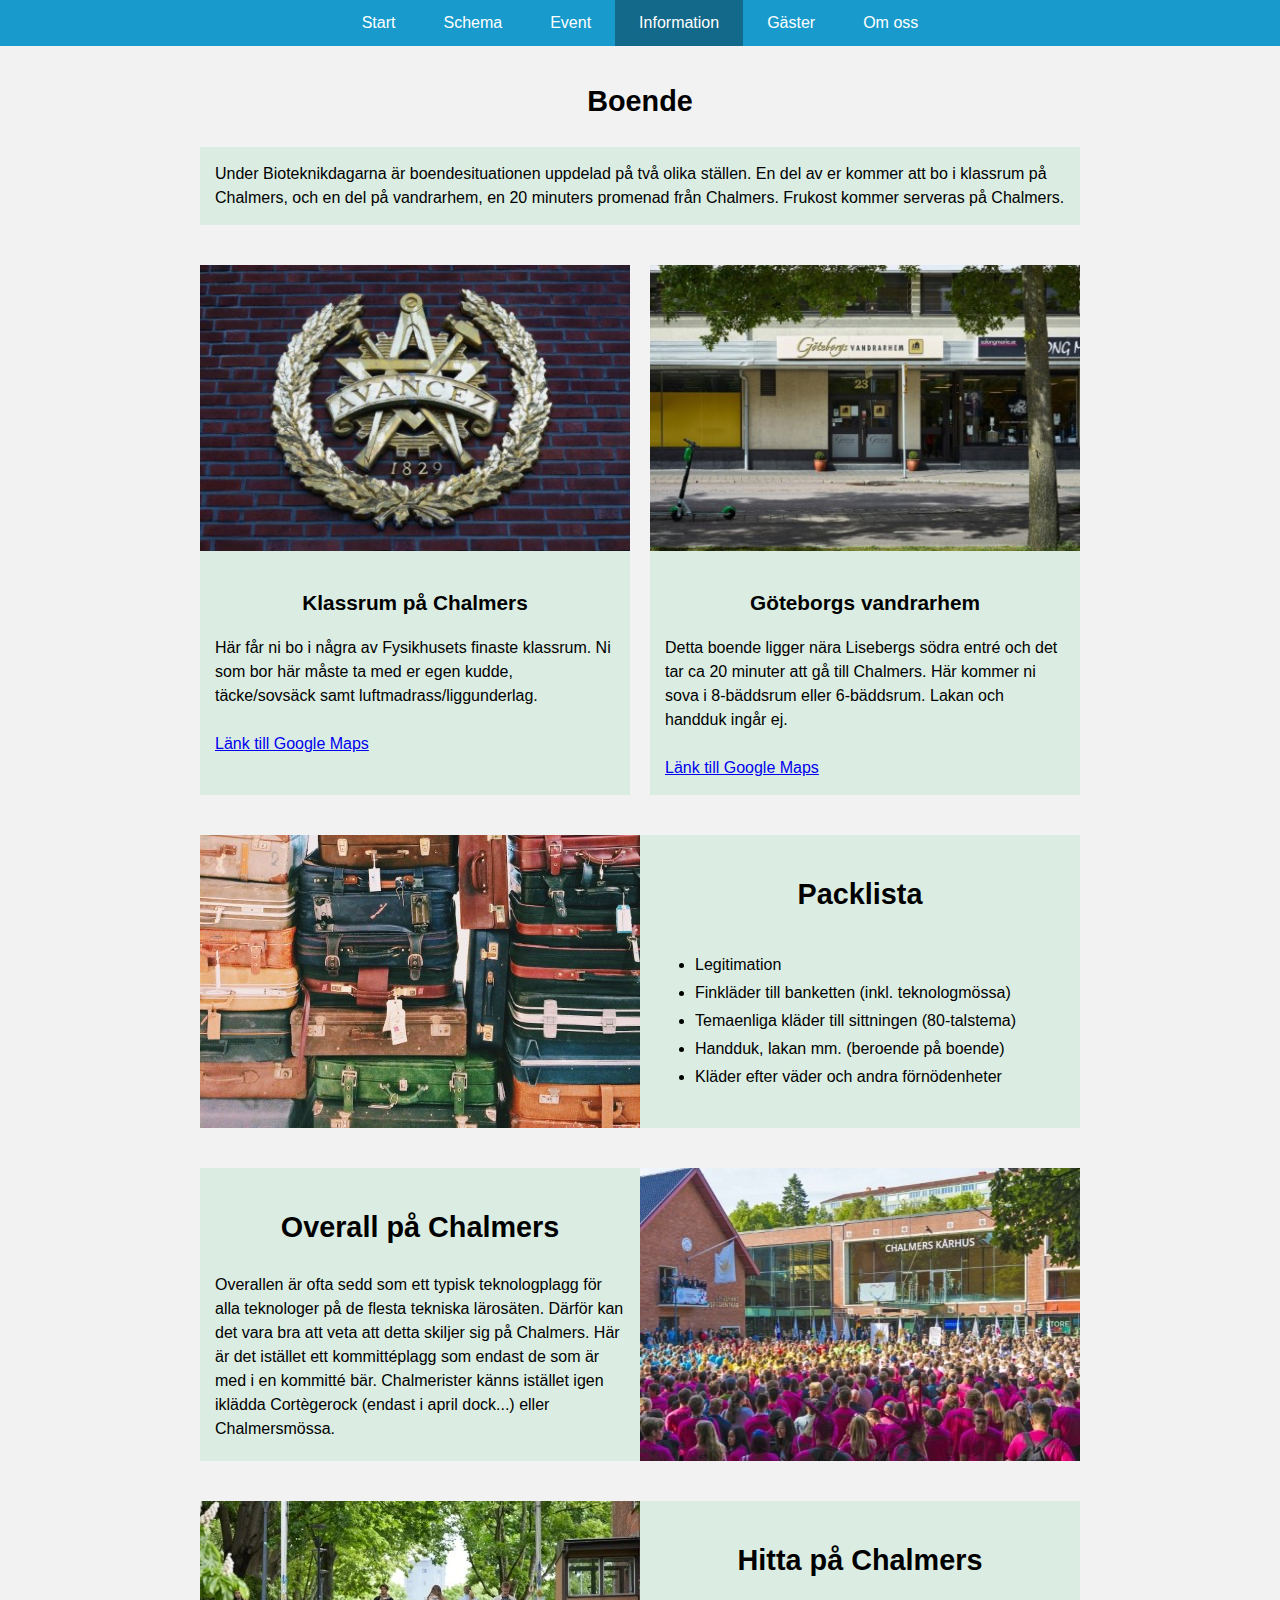
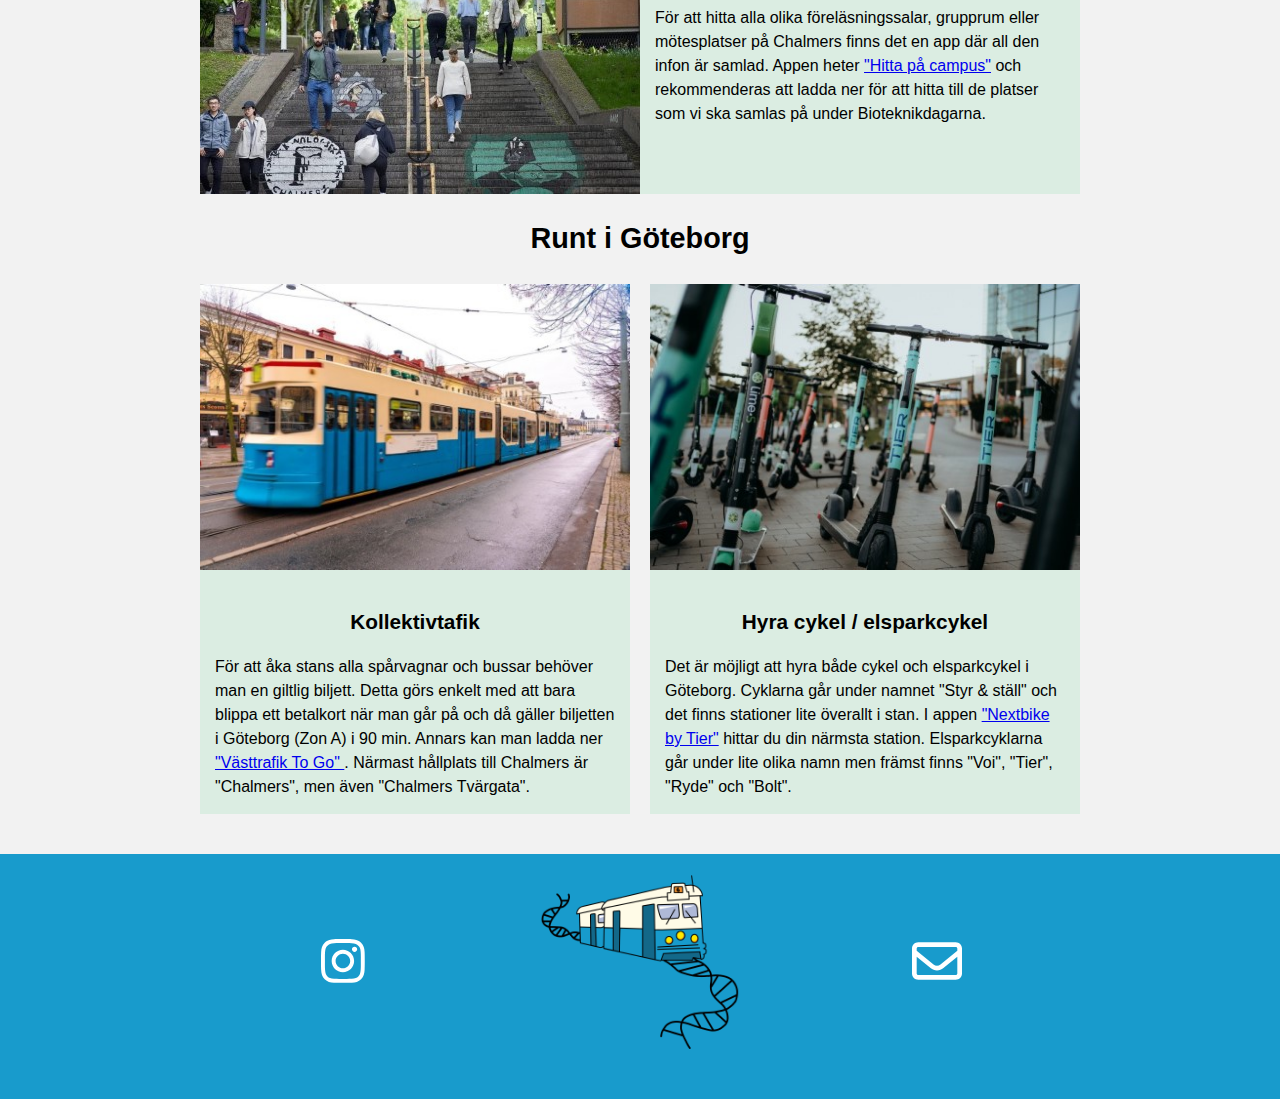
<file: information.html>
<!DOCTYPE html>
<html lang="sv">

<head>
  <meta charset="UTF-8">
  <meta http-equiv="X-UA-Compatible" content="IE=edge">
  <meta name="viewport" content="width=device-width, initial-scale=1.0">
  <link rel="stylesheet" href="style.css">
  <title>Information - BTD 2023</title>

  <link rel="apple-touch-icon" sizes="180x180" href="apple-touch-icon.png">
  <link rel="icon" type="image/png" sizes="32x32" href="favicon-32x32.png">
  <link rel="icon" type="image/png" sizes="16x16" href="favicon-16x16.png">
  <link rel="manifest" href="site.webmanifest">
</head>

<body>

  <nav>
    <ul>
      <li><a href=".">Start</a></li>
      <li><a href="schema.html">Schema</a></li>
      <li><a href="event.html">Event</a></li>
      <li><a class="selected" href="information.html">
          <h1>Information</h1>
        </a></li>
      <li><a href="gäster.html">Gäster</a></li>
      <li><a href="omoss.html">Om oss</a></li>
    </ul>
  </nav>

  <div class="gigacontainer">

    <div class="container">

      <h2>Boende</h2>
      <div class="gallery desc theme">
        <p>Under Bioteknikdagarna är boendesituationen uppdelad på två olika ställen. En del av er kommer att bo i
          klassrum på Chalmers,
          och en del på vandrarhem, en 20 minuters promenad från Chalmers. Frukost kommer serveras på Chalmers. </p>
      </div>
      <div class="space"> </div>

      <div class="grid">
        <div class="gallery theme">
          <img src="images/Avancez_-_1829.jpg" alt="Bild på Avancez-märket på tegelvägg">
          <div class="desc">
            <h3>Klassrum på Chalmers</h3>
            <p>Här får ni bo i några av Fysikhusets finaste klassrum. Ni som bor här måste ta med er egen kudde,
              täcke/sovsäck samt luftmadrass/liggunderlag.
              <br> <br>
              <a href="https://maps.app.goo.gl/8w8FjJ5zYtzFEvCA8">Länk till Google Maps</a>
            </p>
          </div>
        </div>


        <div class="gallery theme">
          <img src="images/Gbgvandrarhem.jpg" alt="Bild på Göteborgs vandrarhem">
          <div class="desc">
            <h3>Göteborgs vandrarhem</h3>
            <p> Detta boende ligger nära Lisebergs södra entré och det tar ca 20 minuter att gå till Chalmers. Här
              kommer ni sova i 8-bäddsrum eller 6-bäddsrum. Lakan och handduk ingår ej.
              <br> <br>
              <a href="https://maps.app.goo.gl/BSNuZ7FF7pDjREgF6">Länk till Google Maps</a>
            </p>
            </p>
          </div>
        </div>
      </div>
      <div class="space"> </div>


      <div class="box theme">
        <img src="images/väskorliten.jpg" alt="Bild på väskor">
        <div class="desc">
          <h2>Packlista</h2>
          <ul>
            <li>Legitimation</li>
            <li>Finkläder till banketten (inkl. teknologmössa)</li>
            <li>Temaenliga kläder till sittningen (80-talstema)</li>
            <li>Handduk, lakan mm. (beroende på boende) </li>
            <li>Kläder efter väder och andra förnödenheter</li>
          </ul>
        </div>
      </div>
      <div class="space"> </div>


      <div class="box theme">
        <div class="desc">
          <h2>Overall på Chalmers</h2>
          <p>Overallen är ofta sedd som ett typisk teknologplagg för alla teknologer på de flesta tekniska lärosäten.
            Därför kan det vara bra att veta att detta skiljer sig på Chalmers.
            Här är det istället ett kommittéplagg som endast de som är med i en kommitté bär.
            Chalmerister känns istället igen iklädda Cortègerock (endast i april dock...)
            eller Chalmersmössa.
          </p>
        </div>
        <img src="images/mottagningen.jpg" alt="Bild på många nya Chalmerister">
      </div>
      <div class="space"> </div>


      <div class="box theme">
        <img src="images/olgas.jpg" alt="Bild på Olgas trappor">
        <div class="desc">
          <h2>Hitta på Chalmers</h2>
          <p> För att hitta alla olika föreläsningssalar, grupprum eller mötesplatser på Chalmers finns det en
            app där all den infon är samlad.
            Appen heter <a href="https://onelink.to/9z36mu" target="_blank">"Hitta på campus"</a> och rekommenderas att
            ladda ner för att hitta till de platser som vi ska samlas på under Bioteknikdagarna.
          </p>
        </div>
      </div>

      <h2>Runt i Göteborg</h2>

      <div class="grid">
        <div class="gallery theme">
          <img src="images/spårvagn.jpg" alt="Bild på en spårvagn" width="600" height="400">
          <div class="desc">
            <h3>Kollektivtafik</h3>
            <p>För att åka stans alla spårvagnar och bussar behöver man en giltlig biljett. Detta görs enkelt med att bara
              blippa ett betalkort när man går på och då gäller biljetten i Göteborg (Zon A) i 90 min. Annars kan man
              ladda ner <a href=https://onelink.to/kmshpk target="_blank"> "Västtrafik To Go" </a>. Närmast hållplats till Chalmers är "Chalmers", men även "Chalmers Tvärgata".
            </p>
          </div>
        </div>

        <div class="gallery theme">
          <img src="images/elspark.jpg" alt="Bild på elcyklar" width="600" height="400">
          <div class="desc">
            <h3>Hyra cykel / elsparkcykel</h3>
            <p> Det är möjligt att hyra både cykel och
              elsparkcykel i Göteborg. Cyklarna går under namnet "Styr & ställ" och det finns stationer lite överallt i
              stan.
              I appen <a href="https://onelink.to/qb3nvg" target="_blank">"Nextbike by Tier"</a> hittar du din närmsta
              station.
              Elsparkcyklarna går under lite olika namn men främst finns "Voi", "Tier", "Ryde" och "Bolt".
            </p>
          </div>
        </div>
      </div>

    </div>
  </div>

  <footer>
    <div class="container">
      <div class="gallery-wrapper">

        <a href="https://www.instagram.com/bioteknikdagarna2023" target="_blank">
          <svg xmlns="http://www.w3.org/2000/svg" height="50px"
            viewBox="0 0 448 512"><!--! Font Awesome Free 6.4.0 by @fontawesome - https://fontawesome.com License - https://fontawesome.com/license (Commercial License) Copyright 2023 Fonticons, Inc. -->
            <style>
              svg {
                fill: #fff
              }
            </style>
            <path
              d="M224.1 141c-63.6 0-114.9 51.3-114.9 114.9s51.3 114.9 114.9 114.9S339 319.5 339 255.9 287.7 141 224.1 141zm0 189.6c-41.1 0-74.7-33.5-74.7-74.7s33.5-74.7 74.7-74.7 74.7 33.5 74.7 74.7-33.6 74.7-74.7 74.7zm146.4-194.3c0 14.9-12 26.8-26.8 26.8-14.9 0-26.8-12-26.8-26.8s12-26.8 26.8-26.8 26.8 12 26.8 26.8zm76.1 27.2c-1.7-35.9-9.9-67.7-36.2-93.9-26.2-26.2-58-34.4-93.9-36.2-37-2.1-147.9-2.1-184.9 0-35.8 1.7-67.6 9.9-93.9 36.1s-34.4 58-36.2 93.9c-2.1 37-2.1 147.9 0 184.9 1.7 35.9 9.9 67.7 36.2 93.9s58 34.4 93.9 36.2c37 2.1 147.9 2.1 184.9 0 35.9-1.7 67.7-9.9 93.9-36.2 26.2-26.2 34.4-58 36.2-93.9 2.1-37 2.1-147.8 0-184.8zM398.8 388c-7.8 19.6-22.9 34.7-42.6 42.6-29.5 11.7-99.5 9-132.1 9s-102.7 2.6-132.1-9c-19.6-7.8-34.7-22.9-42.6-42.6-11.7-29.5-9-99.5-9-132.1s-2.6-102.7 9-132.1c7.8-19.6 22.9-34.7 42.6-42.6 29.5-11.7 99.5-9 132.1-9s102.7-2.6 132.1 9c19.6 7.8 34.7 22.9 42.6 42.6 11.7 29.5 9 99.5 9 132.1s2.7 102.7-9 132.1z" />
            a
          </svg>
        </a>

        <img src="images/BTD_logga.png" alt="Bild på BTD-märket 2023">

        <a href="mailto:info@bioteknikdagarna.org" target="_blank">
          <svg xmlns="http://www.w3.org/2000/svg" height="50px"
            viewBox="0 0 512 512"><!--! Font Awesome Free 6.4.0 by @fontawesome - https://fontawesome.com License - https://fontawesome.com/license (Commercial License) Copyright 2023 Fonticons, Inc. -->
            <style>
              svg {
                fill: #fff
              }
            </style>
            <path
              d="M64 112c-8.8 0-16 7.2-16 16v22.1L220.5 291.7c20.7 17 50.4 17 71.1 0L464 150.1V128c0-8.8-7.2-16-16-16H64zM48 212.2V384c0 8.8 7.2 16 16 16H448c8.8 0 16-7.2 16-16V212.2L322 328.8c-38.4 31.5-93.7 31.5-132 0L48 212.2zM0 128C0 92.7 28.7 64 64 64H448c35.3 0 64 28.7 64 64V384c0 35.3-28.7 64-64 64H64c-35.3 0-64-28.7-64-64V128z" />
          </svg>
        </a>

      </div>
    </div>
  </footer>


</body>

</html>
</file>
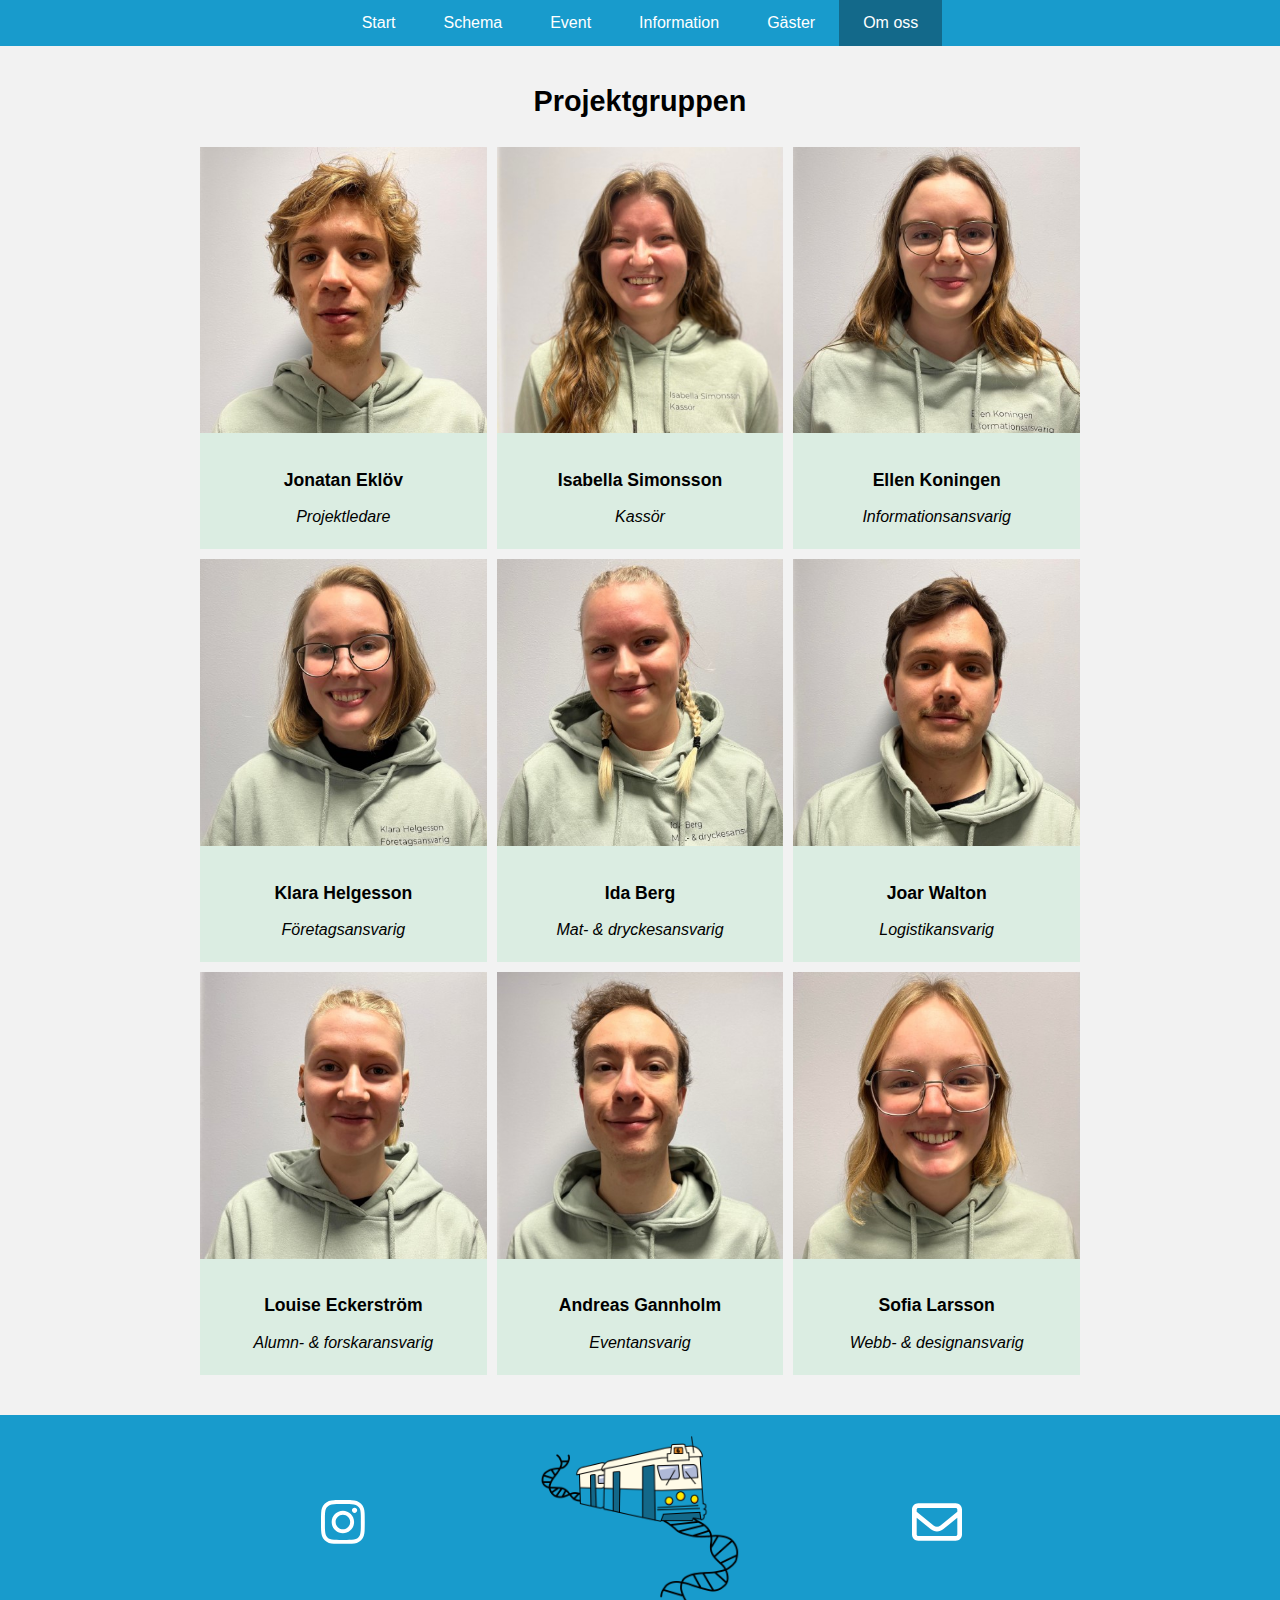
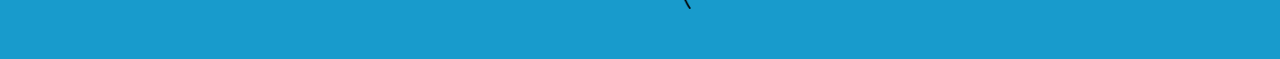
<file: omoss.html>
<!DOCTYPE html>
<html lang="sv">

<head>
  <meta charset="UTF-8">
  <meta http-equiv="X-UA-Compatible" content="IE=edge">
  <meta name="viewport" content="width=device-width, initial-scale=1.0">
  <link rel="stylesheet" href="style.css">
  <title>Om oss - BTD 2023</title>

  <link rel="apple-touch-icon" sizes="180x180" href="apple-touch-icon.png">
  <link rel="icon" type="image/png" sizes="32x32" href="favicon-32x32.png">
  <link rel="icon" type="image/png" sizes="16x16" href="favicon-16x16.png">
  <link rel="manifest" href="site.webmanifest">
</head>

<body>

  <nav>
    <ul>
      <li><a href=".">Start</a></li>
      <li><a href="schema.html">Schema</a></li>
      <li><a href="event.html">Event</a></li>
      <li><a href="information.html">Information</a></li>
      <li><a href="gäster.html">Gäster</a></li>
      <li><a class="selected" href="omoss.html">
          <h1>Om oss</h1>
        </a></li>
    </ul>
  </nav>

  <div class="gigacontainer">

    <div class="container">
      <h2> Projektgruppen </h2>

      <!-- <img src="images/PBTD.jpg" alt="Bild på Projektgruppen"> -->

      <div class="gallery-wrapper">

        <div class="gallery theme">
          <img src="images/jonatan-btd2.jpg" alt="Bild på Jonatan Eklöv" width="600" height="400">
          <div class="desc low">
            <h4>Jonatan Eklöv</h4>
            <div class="centerp"> <em>Projektledare</em> </div>
          </div>
        </div>

        <div class="gallery theme">
          <img src="images/isabella-btd2.jpg" alt="Bild på Isabella Simonsson" width="600" height="400">
          <div class="desc low">
            <h4>Isabella Simonsson</h4>
            <div class="centerp"> <em>Kassör</em> </div>
          </div>
        </div>

        <div class="gallery theme">
          <img src="images/ellen-btd2.jpg" alt="Bild på Ellen Koningen" width="600" height="400">
          <div class="desc low">
            <h4>Ellen Koningen</h4>
            <div class="centerp"> <em>Informationsansvarig</em> </div>
          </div>
        </div>

        <div class="gallery theme">
          <img src="images/klara-btd2.jpg" alt="Bild på Klara Helgesson" width="600" height="400">
          <div class="desc low">
            <h4>Klara Helgesson</h4>
            <div class="centerp"> <em>Företagsansvarig</em> </div>
          </div>
        </div>

        <div class="gallery theme">
          <img src="images/ida-btd-2.jpg" alt="Bild på Ida Berg" width="600" height="400">
          <div class="desc low">
            <h4>Ida Berg</h4>
            <div class="centerp"> <em>Mat- & dryckesansvarig</em> </div>
          </div>
        </div>

        

        <div class="gallery theme">
          <img src="images/joar-btd2.jpg" alt="Bild på Joar Walton" width="600" height="400">
          <div class="desc low">
            <h4>Joar Walton</h4>
            <div class="centerp"> <em>Logistikansvarig</em> </div>
          </div>
        </div>

        <div class="gallery theme">
          <img src="images/louise-btd2.jpg" alt="Bild på Louise Eckerström" width="600" height="400">
          <div class="desc low">
            <h4>Louise Eckerström</h4>
            <div class="centerp"> <em>Alumn- & forskaransvarig</em> </div>
          </div>
        </div>

        <div class="gallery theme">
          <img src="images/andreas-btd2.jpg" alt="Bild på Andreas Gannholm" width="600" height="400">
          <div class="desc low">
            <h4>Andreas Gannholm</h4>
            <div class="centerp"> <em>Eventansvarig</em> </div>
          </div>
        </div>

        <div class="gallery theme">
          <img src="images/sofia-btd2.jpg" alt="Bild på Sofia Larsson" width="600" height="400">
          <div class="desc low">
            <h4>Sofia Larsson</h4>
            <div class="centerp"> <em>Webb- & designansvarig</em> </div>
          </div>
        </div>     

      </div>
    </div>
  </div>

  <footer>
    <div class="container">
      <div class="gallery-wrapper">

        <a href="https://www.instagram.com/bioteknikdagarna2023" target="_blank">
          <svg xmlns="http://www.w3.org/2000/svg" height="50px"
            viewBox="0 0 448 512"><!--! Font Awesome Free 6.4.0 by @fontawesome - https://fontawesome.com License - https://fontawesome.com/license (Commercial License) Copyright 2023 Fonticons, Inc. -->
            <style>
              svg {
                fill: #fff
              }
            </style>
            <path
              d="M224.1 141c-63.6 0-114.9 51.3-114.9 114.9s51.3 114.9 114.9 114.9S339 319.5 339 255.9 287.7 141 224.1 141zm0 189.6c-41.1 0-74.7-33.5-74.7-74.7s33.5-74.7 74.7-74.7 74.7 33.5 74.7 74.7-33.6 74.7-74.7 74.7zm146.4-194.3c0 14.9-12 26.8-26.8 26.8-14.9 0-26.8-12-26.8-26.8s12-26.8 26.8-26.8 26.8 12 26.8 26.8zm76.1 27.2c-1.7-35.9-9.9-67.7-36.2-93.9-26.2-26.2-58-34.4-93.9-36.2-37-2.1-147.9-2.1-184.9 0-35.8 1.7-67.6 9.9-93.9 36.1s-34.4 58-36.2 93.9c-2.1 37-2.1 147.9 0 184.9 1.7 35.9 9.9 67.7 36.2 93.9s58 34.4 93.9 36.2c37 2.1 147.9 2.1 184.9 0 35.9-1.7 67.7-9.9 93.9-36.2 26.2-26.2 34.4-58 36.2-93.9 2.1-37 2.1-147.8 0-184.8zM398.8 388c-7.8 19.6-22.9 34.7-42.6 42.6-29.5 11.7-99.5 9-132.1 9s-102.7 2.6-132.1-9c-19.6-7.8-34.7-22.9-42.6-42.6-11.7-29.5-9-99.5-9-132.1s-2.6-102.7 9-132.1c7.8-19.6 22.9-34.7 42.6-42.6 29.5-11.7 99.5-9 132.1-9s102.7-2.6 132.1 9c19.6 7.8 34.7 22.9 42.6 42.6 11.7 29.5 9 99.5 9 132.1s2.7 102.7-9 132.1z" />
            a
          </svg>
        </a>

        <img src="images/BTD_logga.png" alt="Bild på BTD-märket 2023">

        <a href="mailto:info@bioteknikdagarna.org" target="_blank">
          <svg xmlns="http://www.w3.org/2000/svg" height="50px"
            viewBox="0 0 512 512"><!--! Font Awesome Free 6.4.0 by @fontawesome - https://fontawesome.com License - https://fontawesome.com/license (Commercial License) Copyright 2023 Fonticons, Inc. -->
            <style>
              svg {
                fill: #fff
              }
            </style>
            <path
              d="M64 112c-8.8 0-16 7.2-16 16v22.1L220.5 291.7c20.7 17 50.4 17 71.1 0L464 150.1V128c0-8.8-7.2-16-16-16H64zM48 212.2V384c0 8.8 7.2 16 16 16H448c8.8 0 16-7.2 16-16V212.2L322 328.8c-38.4 31.5-93.7 31.5-132 0L48 212.2zM0 128C0 92.7 28.7 64 64 64H448c35.3 0 64 28.7 64 64V384c0 35.3-28.7 64-64 64H64c-35.3 0-64-28.7-64-64V128z" />
          </svg>
        </a>

      </div>
    </div>
  </footer>

</body>

</html>
</file>
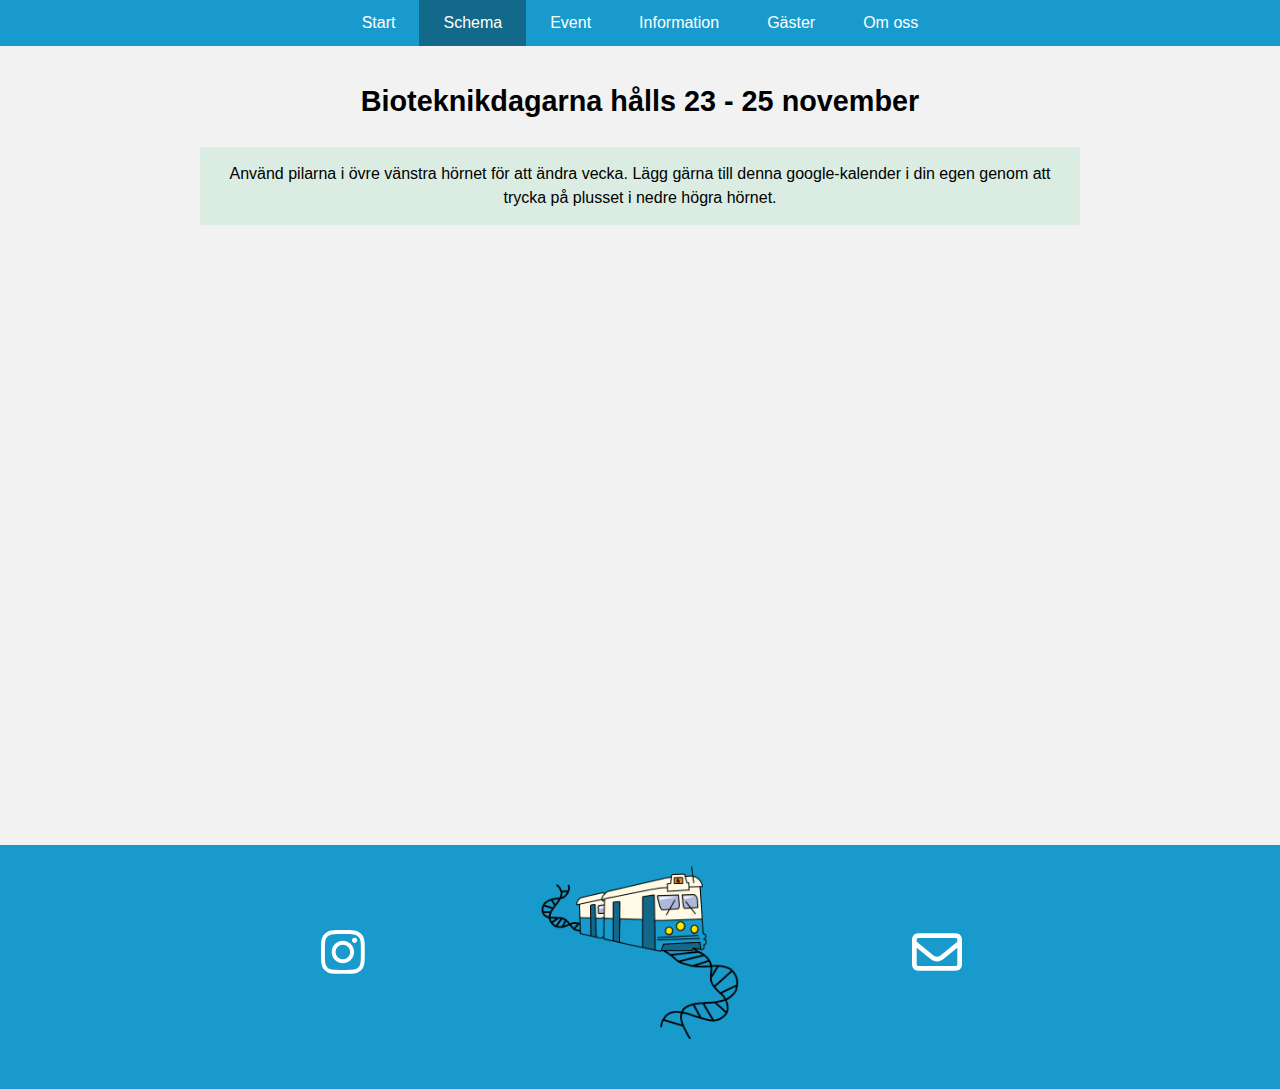
<file: schema.html>
<!DOCTYPE html>
<html lang="sv">

<head>
  <meta charset="UTF-8">
  <meta http-equiv="X-UA-Compatible" content="IE=edge">
  <meta name="viewport" content="width=device-width, initial-scale=1.0">
  <link rel="stylesheet" href="style.css">
  <title>Schema - BTD 2023</title>

  <link rel="apple-touch-icon" sizes="180x180" href="apple-touch-icon.png">
  <link rel="icon" type="image/png" sizes="32x32" href="favicon-32x32.png">
  <link rel="icon" type="image/png" sizes="16x16" href="favicon-16x16.png">
  <link rel="manifest" href="site.webmanifest">
</head>

<body>

  <nav>
    <ul>
      <li><a href=".">Start</a></li>
      <li><a class="selected" href="schema.html">
          <h1>Schema</h1>
        </a></li>
      <li><a href="event.html">Event</a></li>
      <li><a href="information.html">Information</a></li>
      <li><a href="gäster.html">Gäster</a></li>
      <li><a href="omoss.html">Om oss</a></li>
    </ul>
  </nav>

  <div class="gigacontainer">

    <div class="container">

      <h2>Bioteknikdagarna hålls 23 - 25 november</h2>

      <div class="gallery desc theme">

        <p class="centerp">Använd pilarna i övre vänstra hörnet för att ändra vecka. Lägg gärna till denna
          google-kalender i din egen genom att trycka på plusset i nedre högra
          hörnet. </p>

      </div>

      <div class="space"></div>

      <div class="googleCalendar">
        <iframe
          src="https://calendar.google.com/calendar/embed?height=600&wkst=2&bgcolor=%23ffffff&ctz=Europe%2FStockholm&mode=WEEK&showPrint=0&showTabs=0&showCalendars=0&showTz=0&showNav=1&showTitle=0&showDate=0&src=OTZiZGI1OWJiZDY0MjMxZGJhZGYxNjQwZTJiNTVmMDhiNWI4MzZjNDRkMTNmZWE5MGYwYWViODkyYWE1YjMyMUBncm91cC5jYWxlbmRhci5nb29nbGUuY29t&color=%237CB342"
          width="800" height="600" frameborder="0" scrolling="no"></iframe>
      </div>

      <div class="space"></div>

    </div>

  </div>

  <footer>
    <div class="container">
      <div class="gallery-wrapper">

        <a href="https://www.instagram.com/bioteknikdagarna2023" target="_blank">
          <svg xmlns="http://www.w3.org/2000/svg" height="50px"
            viewBox="0 0 448 512"><!--! Font Awesome Free 6.4.0 by @fontawesome - https://fontawesome.com License - https://fontawesome.com/license (Commercial License) Copyright 2023 Fonticons, Inc. -->
            <style>
              svg {
                fill: #fff
              }
            </style>
            <path
              d="M224.1 141c-63.6 0-114.9 51.3-114.9 114.9s51.3 114.9 114.9 114.9S339 319.5 339 255.9 287.7 141 224.1 141zm0 189.6c-41.1 0-74.7-33.5-74.7-74.7s33.5-74.7 74.7-74.7 74.7 33.5 74.7 74.7-33.6 74.7-74.7 74.7zm146.4-194.3c0 14.9-12 26.8-26.8 26.8-14.9 0-26.8-12-26.8-26.8s12-26.8 26.8-26.8 26.8 12 26.8 26.8zm76.1 27.2c-1.7-35.9-9.9-67.7-36.2-93.9-26.2-26.2-58-34.4-93.9-36.2-37-2.1-147.9-2.1-184.9 0-35.8 1.7-67.6 9.9-93.9 36.1s-34.4 58-36.2 93.9c-2.1 37-2.1 147.9 0 184.9 1.7 35.9 9.9 67.7 36.2 93.9s58 34.4 93.9 36.2c37 2.1 147.9 2.1 184.9 0 35.9-1.7 67.7-9.9 93.9-36.2 26.2-26.2 34.4-58 36.2-93.9 2.1-37 2.1-147.8 0-184.8zM398.8 388c-7.8 19.6-22.9 34.7-42.6 42.6-29.5 11.7-99.5 9-132.1 9s-102.7 2.6-132.1-9c-19.6-7.8-34.7-22.9-42.6-42.6-11.7-29.5-9-99.5-9-132.1s-2.6-102.7 9-132.1c7.8-19.6 22.9-34.7 42.6-42.6 29.5-11.7 99.5-9 132.1-9s102.7-2.6 132.1 9c19.6 7.8 34.7 22.9 42.6 42.6 11.7 29.5 9 99.5 9 132.1s2.7 102.7-9 132.1z" />
            a
          </svg>
        </a>

        <img src="images/BTD_logga.png" alt="Bild på BTD-märket 2023">

        <a href="mailto:info@bioteknikdagarna.org" target="_blank">
          <svg xmlns="http://www.w3.org/2000/svg" height="50px"
            viewBox="0 0 512 512"><!--! Font Awesome Free 6.4.0 by @fontawesome - https://fontawesome.com License - https://fontawesome.com/license (Commercial License) Copyright 2023 Fonticons, Inc. -->
            <style>
              svg {
                fill: #fff
              }
            </style>
            <path
              d="M64 112c-8.8 0-16 7.2-16 16v22.1L220.5 291.7c20.7 17 50.4 17 71.1 0L464 150.1V128c0-8.8-7.2-16-16-16H64zM48 212.2V384c0 8.8 7.2 16 16 16H448c8.8 0 16-7.2 16-16V212.2L322 328.8c-38.4 31.5-93.7 31.5-132 0L48 212.2zM0 128C0 92.7 28.7 64 64 64H448c35.3 0 64 28.7 64 64V384c0 35.3-28.7 64-64 64H64c-35.3 0-64-28.7-64-64V128z" />
          </svg>
        </a>

      </div>
    </div>
  </footer>


</body>

</html>
</file>
<file: style.css>
:root {
    --maintheme: #189BCC;
    --nav: #13698A;
    --background: #f2f2f2;
    --heading: #fff;
    --theme: #dbede2;
}

body {
    background-color: var(--maintheme);
    color: rgb(0, 0, 0);
    font-family: Arial, Helvetica, sans-serif;
    font-size: 1em;
    margin: 0px;
    padding: 0px;
}

* {
    box-sizing: border-box;
}

nav {
    font-family: Arial, Helvetica, sans-serif;
    font-size: 1em;
    display: flex;
    justify-content: center;
    align-items: center;
    width: 100%;
    background-color: var(--maintheme);
}

nav ul {
    list-style-type: none;
    margin: 0;
    padding: 0;
    overflow: hidden;
    float: none;
    display: flex;
    flex-direction: row;
    justify-content: center;
    align-items: center;
    flex-wrap: wrap;
}


nav li a {
    display: inline-block;
    color: white;
    text-align: center;
    padding: 14px 24px;
    text-decoration: none;
}

nav li a.selected {
    background-color: var(--nav);
}

nav li a:hover {
    background-color: var(--nav);
}

nav h1 {
    margin: 0;
    padding: 0;
    font-size: 1em;
    font-weight: normal;
}

.gigacontainer {
    width: 100%;
    background-color: var(--background);
    display: flex;
    flex-direction: row;
    justify-content: center;
    align-items: center;
}

.container {
    width: 100%;
    max-width: 900px;
    background-color: inherit;
    padding: 10px 10px 40px 10px;
    margin: 0 auto;
}

img {
    max-width: 100%;
    height: auto;
}

h1 {
    text-align: center;
    margin: 0;
    padding: 1em;
    font-size: 2.2em;
}

h2 {
    text-align: center;
    margin: 0;
    padding: 1em;
    font-size: 1.8em;
    font-family: 'Gill Sans', 'Gill Sans MT', 'Calibri', 'Trebuchet MS', sans-serif;
}

h3 {
    text-align: center;
    margin: 0;
    padding: 1em;
    font-size: 1.3em;
    font-family: 'Gill Sans', 'Gill Sans MT', 'Calibri', 'Trebuchet MS', sans-serif;
}

h4 {
    text-align: center;
    margin: 0;
    padding: 1em;
    font-size: 1.1em;
    font-family: 'Gill Sans', 'Gill Sans MT', 'Calibri', 'Trebuchet MS', sans-serif;
}

p {
    margin: 0;
    font-size: 1em;
    line-height: 1.5em;
}

.space {
    padding: 20px;
}


.gallery {
    width: 100%;
}


.gallery-wrapper {
    display: grid;
    grid-template-columns: repeat(3, minmax(0, 1fr));
    grid-gap: 10px;
}

.gallery-wrapper2 {
    display: grid;
    grid-template-columns: repeat(3, minmax(0, 1fr));
    grid-gap: 10px;
}

.grid {
    display: grid;
    grid-template-columns: repeat(2, minmax(0, 1fr));
    grid-gap: 20px;
}

.grid h1 {
    text-align: center;
    padding: 0;
    display: flex;
    justify-content: center;
    align-items: center;
    font-family: 'Gill Sans', 'Gill Sans MT', Calibri, 'Trebuchet MS', sans-serif;
}

.box {
    display: grid;
    grid-template-columns: repeat(2, minmax(0, 1fr));
}



.desc {
    padding: 15px;
}

.desc li:not(:last-child) {
    margin-bottom: 10px;
}

.groupimg {
    font-size: 0;
    padding: 0;
}

.high {
    height: 22em;
}

.low {
    height: 7em;
}

.centerp {
    text-align: center;
}


.googleCalendar {
    position: relative;
    height: 0;
    width: 100%;
    padding-bottom: 500px;
    /* border: 1px solid #ccc; */
    /* filter: saturate(1000%); */
    /* filter: invert(100%) sepia() saturate(10000%) hue-rotate(0deg); */
}

.googleCalendar iframe {
    position: absolute;
    top: 0;
    left: 0;
    width: 100%;
    height: 100%;
}

.heading {
    background-color: var(--heading);
}

.theme {
    background-color: var(--theme);
}

footer {
    background-color: var(--maintheme);
    color: white;
    text-align: center;
    padding: 10px;
}

footer img {
    width: 200px;
    height: auto;
    display: flex;
    justify-content: center;
    align-items: center;
    margin: auto;
}

footer a {
    width: 50px;
    height: auto;
    display: flex;
    justify-content: center;
    align-items: center;
    margin: auto;
}


@media screen and (max-width: 700px) {

    nav {
        flex-direction: column;
    }

    .gallery-wrapper {
        grid-template-columns: repeat(2, minmax(0, 1fr));
    }

    .gallery-wrapper2 {
        grid-template-columns: repeat(1, minmax(0, 1fr));
    }

    .grid {
        grid-template-columns: repeat(1, minmax(0, 1fr));
    }

    .box {
        grid-template-columns: repeat(1, minmax(0, 1fr));
    }

    .box img {
        order: -1;
        /* width: 355px;
        height: 236.66px; */
        object-fit: cover;
    }

    .box .groupimg {
        order: -1;
    }

    .low {
        height: 8em;
    }

    .high {
        height: 23em;
    }

    footer .gallery-wrapper {
        grid-template-columns: repeat(3, minmax(0, 1fr));
    }



}
</file>
